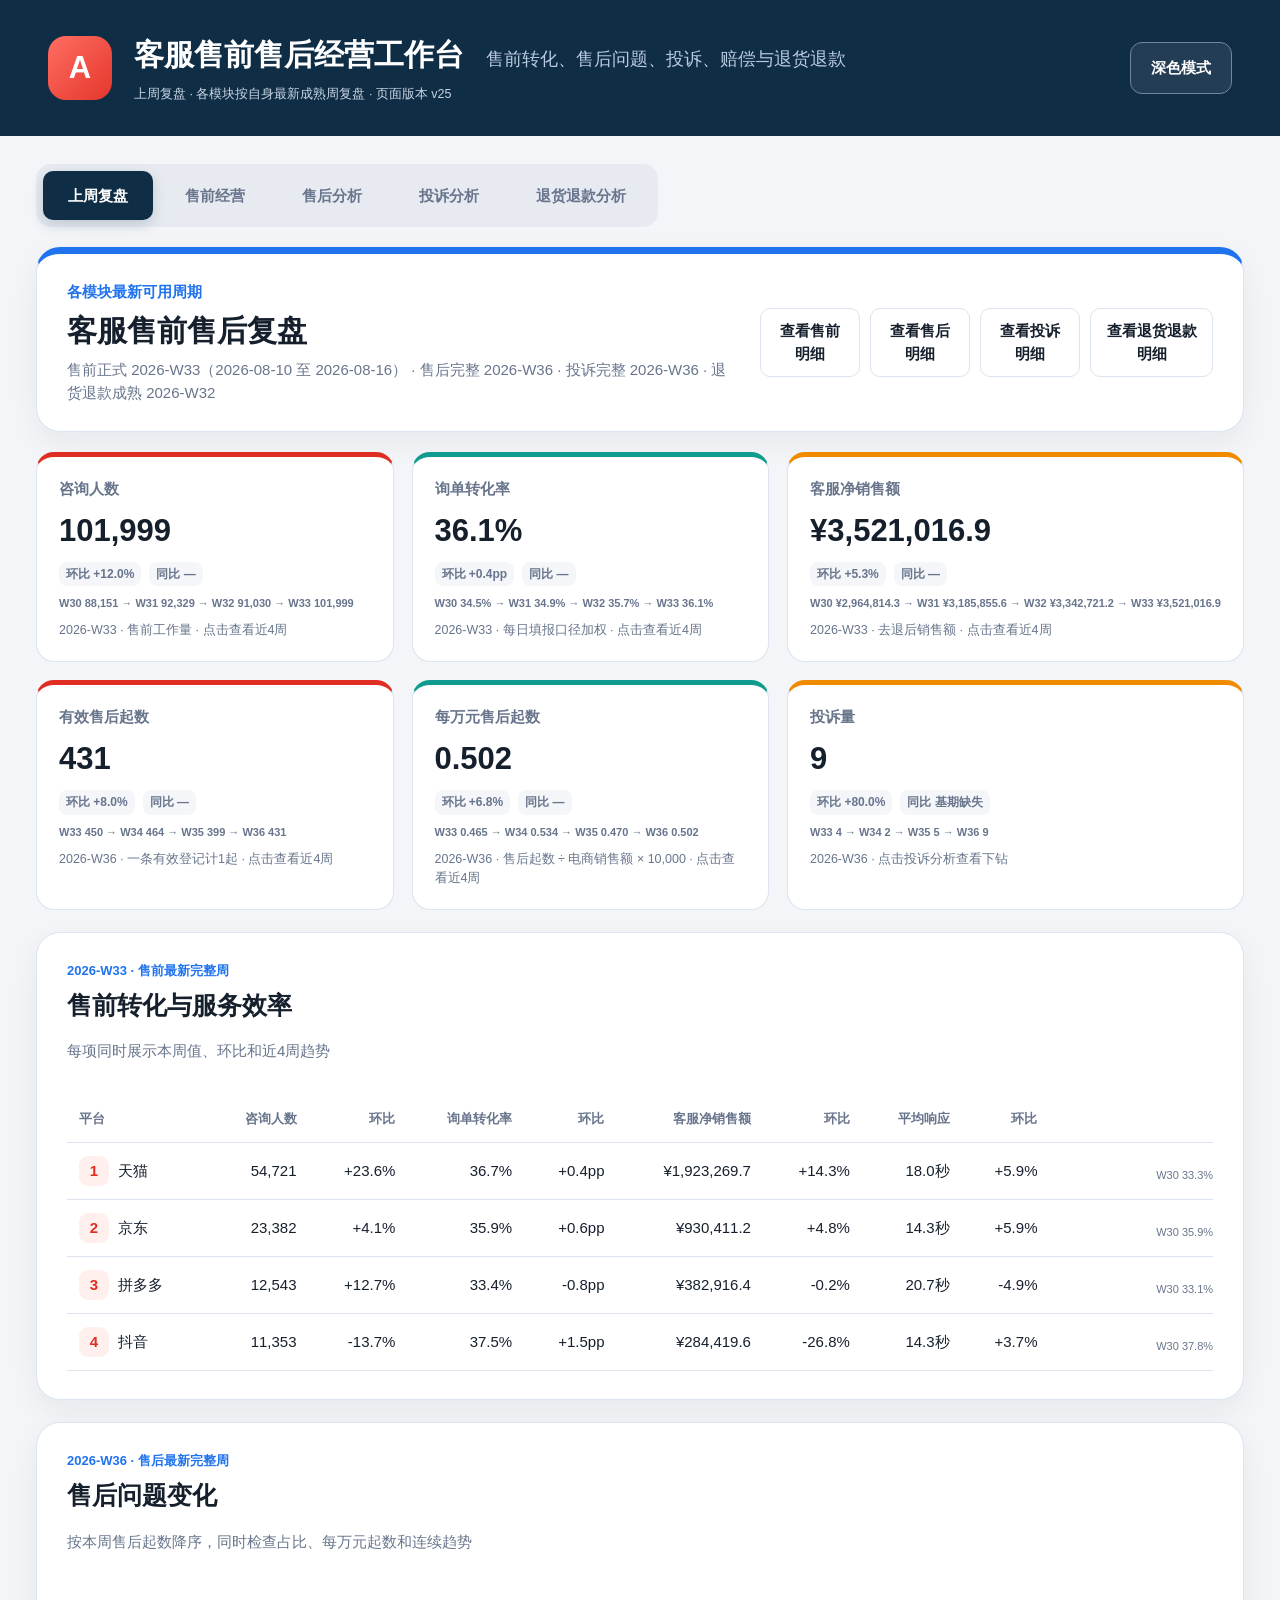
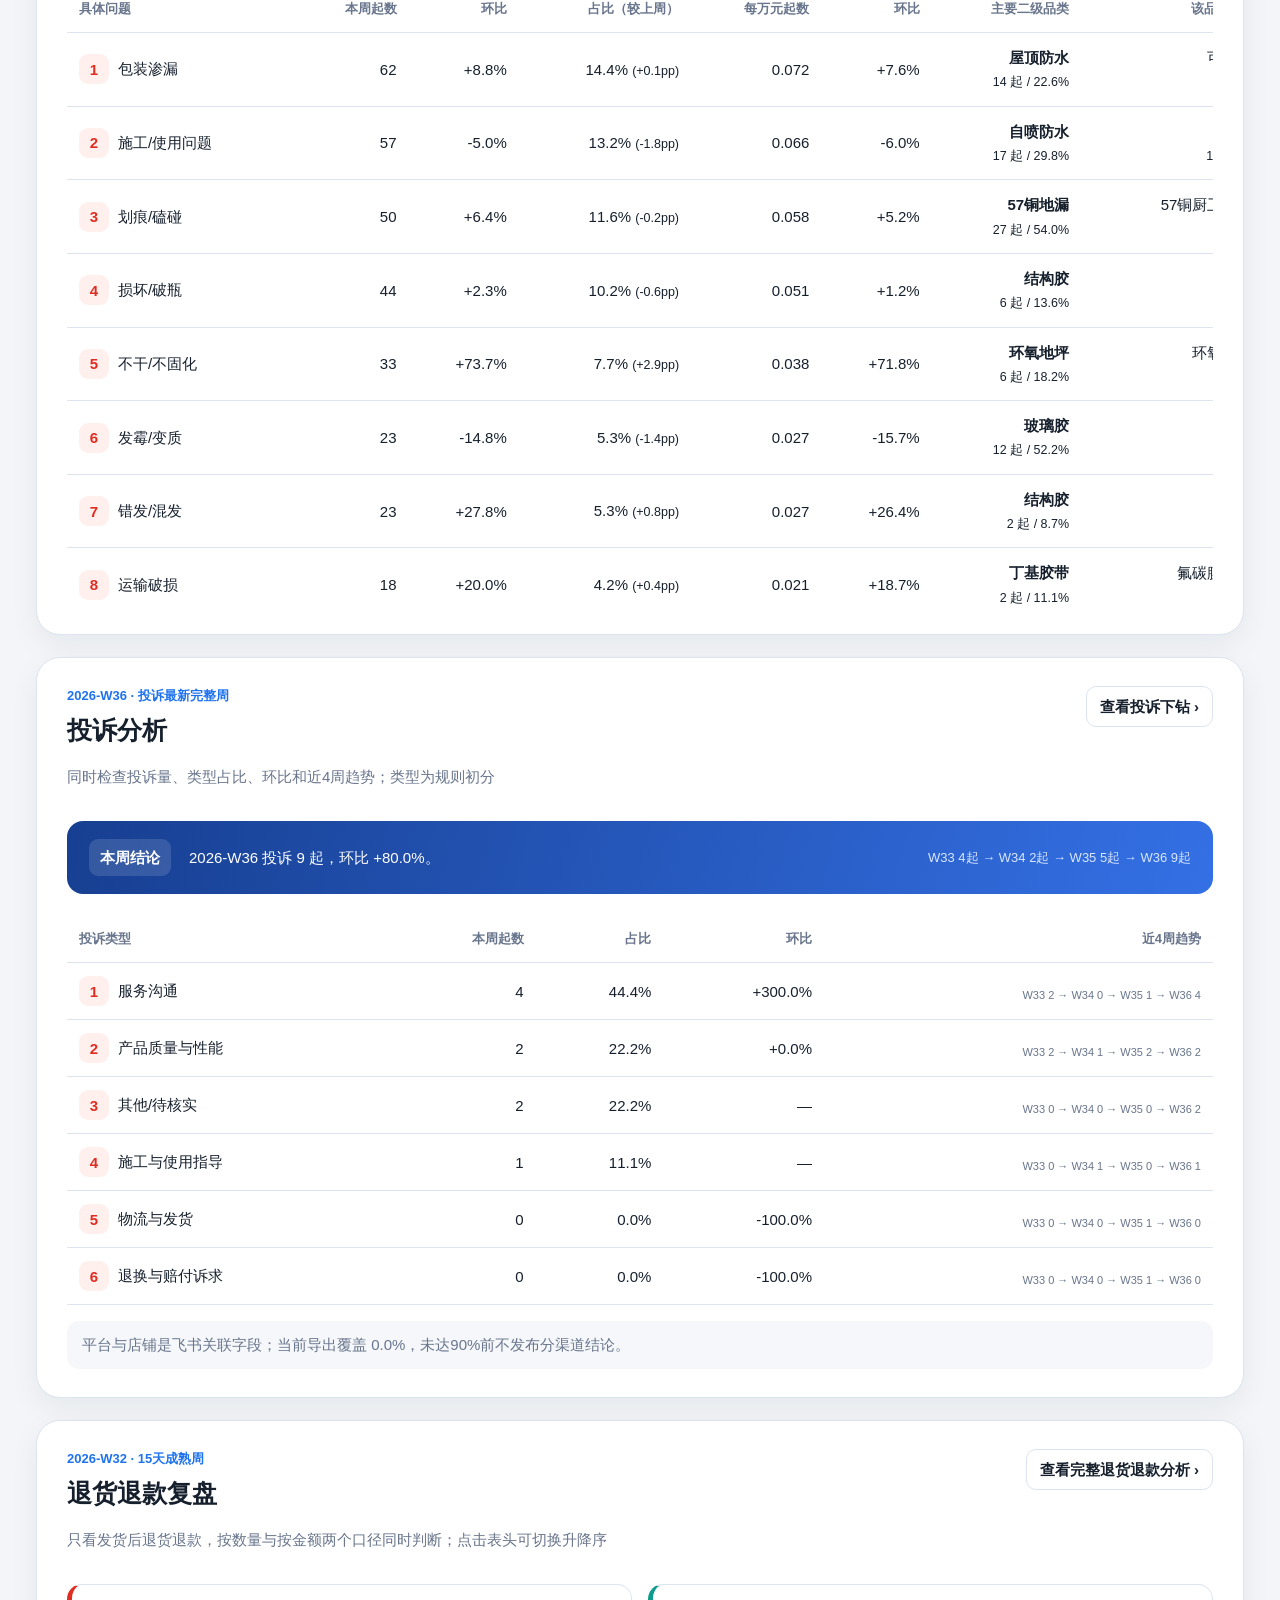
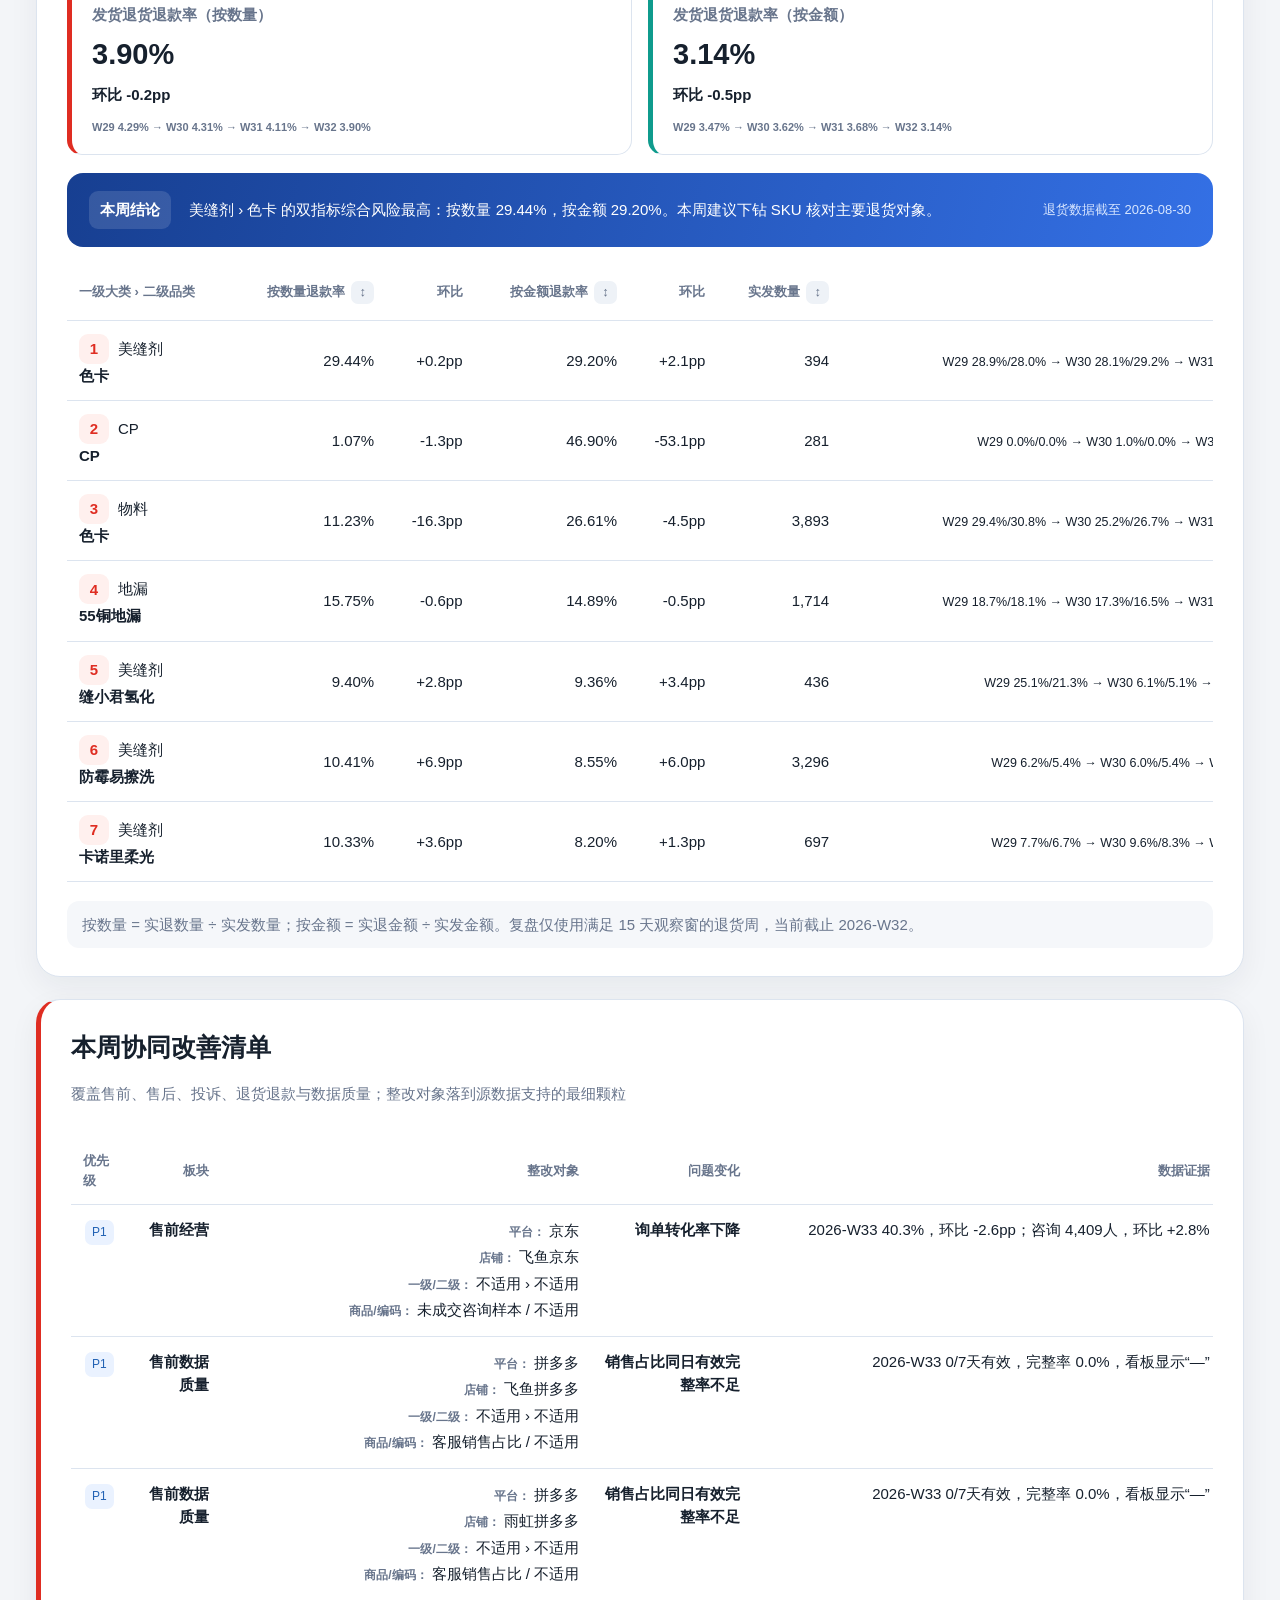
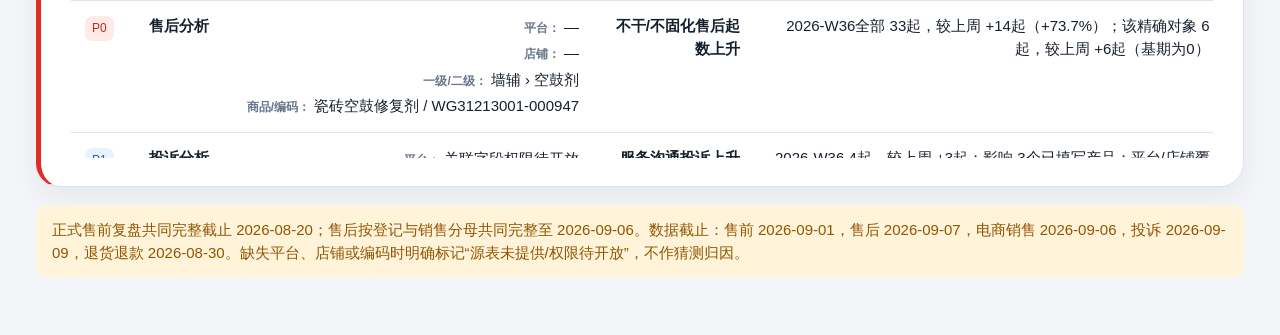
<file: customer-service-dashboard/index.html>
<!doctype html>
<html lang="zh-CN">
<head>
  <meta charset="utf-8">
  <meta name="viewport" content="width=device-width,initial-scale=1">
  <title>客服售前售后经营工作台</title>
  <link rel="stylesheet" href="../after-sales.css?v=20260910-3">
</head>
<body>
  <header class="hero">
    <div class="brand"><span class="logo">A</span><div><h1>客服售前售后经营工作台</h1><p>售前转化、售后问题、投诉、赔偿与退货退款</p><small id="dataStatus">数据加载中…</small></div></div>
    <button id="themeBtn" class="ghost">深色模式</button>
  </header>

  <main>
    <div class="workspace-switch" aria-label="工作台切换">
      <button data-workspace="weekly" class="active">上周复盘</button>
      <button data-workspace="pre">售前经营</button>
      <button data-workspace="after">售后分析</button>
      <button data-workspace="complaint">投诉分析</button>
      <button data-workspace="returns">退货退款分析</button>
    </div>

    <section id="preSalesWorkspace" hidden>
      <section class="filters pre-filters panel">
        <label>开始周期<select id="preStart"></select></label>
        <span class="arrow">→</span>
        <label>结束周期<select id="preEnd"></select></label>
        <label>平台<select id="prePlatform"></select></label>
        <label>店铺<select id="preShop"></select></label>
        <div class="period-switch" aria-label="售前趋势粒度">
          <button data-pre-grain="month" class="active">月度趋势</button><button data-pre-grain="week">最近4周</button>
        </div>
        <div class="pre-scope"><span>当前分析范围</span><strong id="preScope"></strong></div>
      </section>
      <nav class="pre-tabs" aria-label="售前分析模块">
        <button data-pre-page="analysis" class="active">售前经营分析</button>
        <button data-pre-page="audit">数据质量</button>
      </nav>
      <section id="preKpis" class="kpis"></section>
      <section id="preDashboardBody"></section>
    </section>

    <section id="weeklyReviewWorkspace">
      <section id="weeklyReviewBody"></section>
    </section>

    <section id="afterSalesWorkspace" hidden>
    <section class="filters panel">
      <label>平台<select id="afterPlatform"><option value="">全部平台</option></select></label>
      <label>店铺<select id="afterShop"><option value="">全部店铺</option></select></label>
      <label>运营一级大类<div id="cat1Combo" class="combo"></div></label>
      <span class="arrow">›</span>
      <label>运营二级品类<div id="cat2Combo" class="combo"></div></label>
      <span class="arrow">›</span>
      <label>具体问题<select id="issueSelect"></select></label>
      <div class="period-switch" aria-label="趋势粒度">
        <button data-grain="month" class="active">月度趋势</button><button data-grain="week">最近4周</button>
      </div>
      <label>时间范围<select id="rangeSelect"></select></label>
    </section>

    <nav class="tabs" aria-label="分析模块">
      <button data-module="cause" class="active">售后原因分析</button>
      <button data-module="rate">品类售后负担</button>
      <button data-module="comp">赔偿分析</button>
      <button data-module="action">行动清单</button>
    </nav>

    <section id="kpis" class="kpis"></section>
    <section id="dashboardBody"></section>
    </section>

    <section id="complaintWorkspace" hidden>
      <section class="filters complaint-filters panel">
        <label>平台<select id="complaintPlatform"><option value="">全部平台</option></select></label>
        <label>店铺<select id="complaintShop"><option value="">全部店铺</option></select></label>
        <div class="period-switch" aria-label="投诉趋势粒度">
          <button data-complaint-grain="month">月度趋势</button><button data-complaint-grain="week" class="active">最近4周</button>
        </div>
        <div class="pre-scope"><span>当前分析范围</span><strong id="complaintScope">正在加载投诉数据…</strong></div>
      </section>
      <section id="complaintKpis" class="complaint-kpis"></section>
      <section id="complaintDashboardBody"></section>
    </section>

    <section id="returnRefundWorkspace" hidden>
      <section class="filters return-filters panel">
        <label>开始周期<select id="returnStart"></select></label>
        <span class="arrow">→</span>
        <label>结束周期<select id="returnEnd"></select></label>
        <label>平台<select id="returnPlatform"></select></label>
        <label>店铺<select id="returnShop"></select></label>
        <label>运营一级大类<div id="returnCat1Combo" class="combo"></div></label>
        <span class="arrow">›</span>
        <label>运营二级品类<div id="returnCat2Combo" class="combo"></div></label>
        <div class="period-switch" aria-label="退货退款趋势粒度">
          <button data-return-grain="month" class="active">月度趋势</button><button data-return-grain="week">最近4周</button>
        </div>
        <div id="returnScope" class="pre-scope"></div>
      </section>
      <section id="returnKpis" class="return-kpis"></section>
      <section id="returnDashboardBody"></section>
    </section>
  </main>

  <div id="tooltip" class="tooltip" role="tooltip"></div>
  <script src="../data/pre-sales-data.js?v=20260910-3"></script>
  <script src="../data/return-refund-summary-data.js?v=20260910-3"></script>
  <script src="../data/complaint-data.js?v=20260910-3"></script>
  <script src="../dashboard-modal.js?v=20260910-3"></script>
  <script src="../weekly-review.js?v=20260910-3"></script>
  <script src="../complaint.js?v=20260910-3"></script>
  <script src="../pre-sales.js?v=20260910-3"></script>
</body>
</html>
</file>
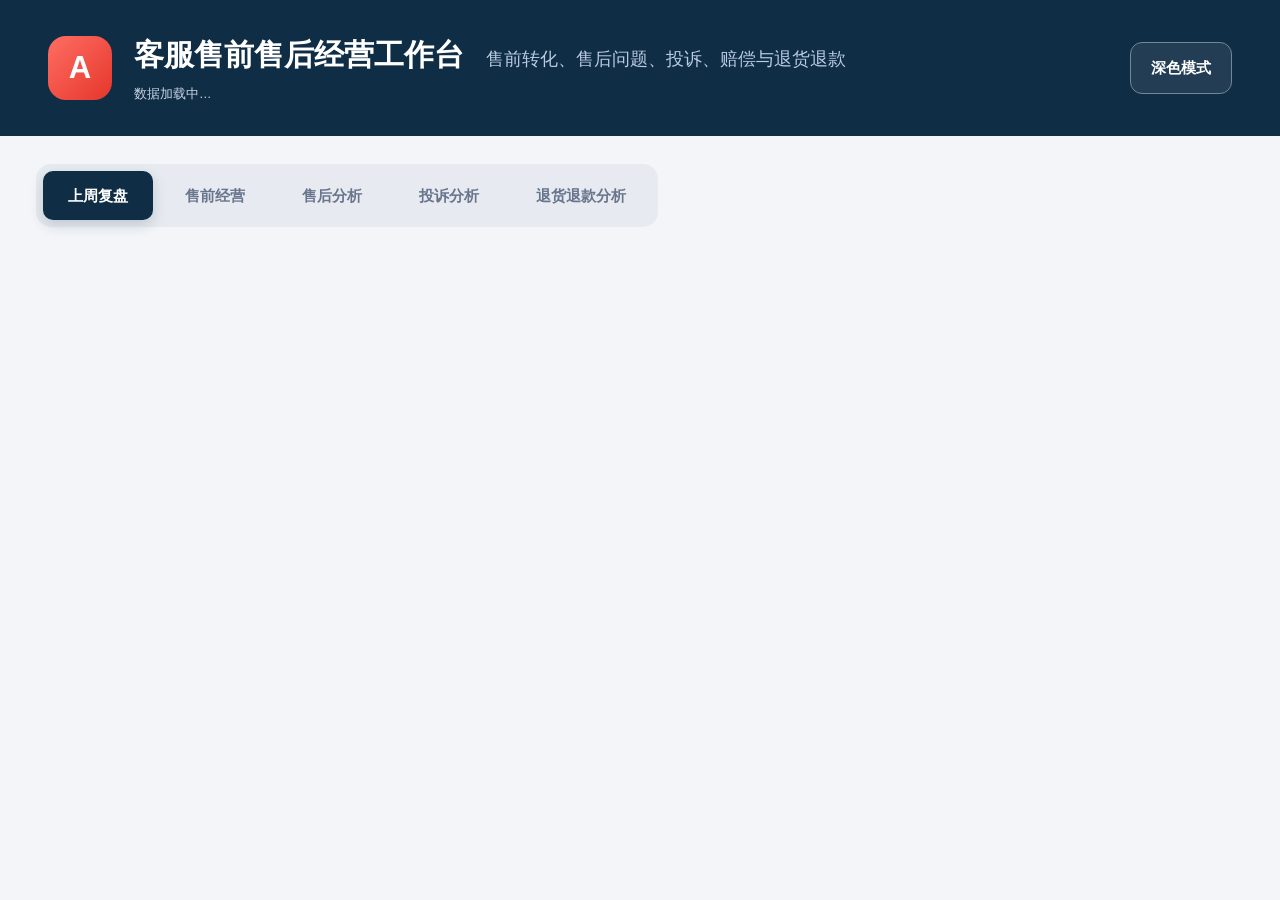
<file: after-sales-dashboard.html>
<!doctype html><html lang="zh-CN"><head><meta charset="utf-8"><meta http-equiv="refresh" content="0;url=customer-service-dashboard/"><title>正在跳转</title></head><body><p><a href="customer-service-dashboard/">进入客服售后分析工作台</a></p></body></html>
</file>
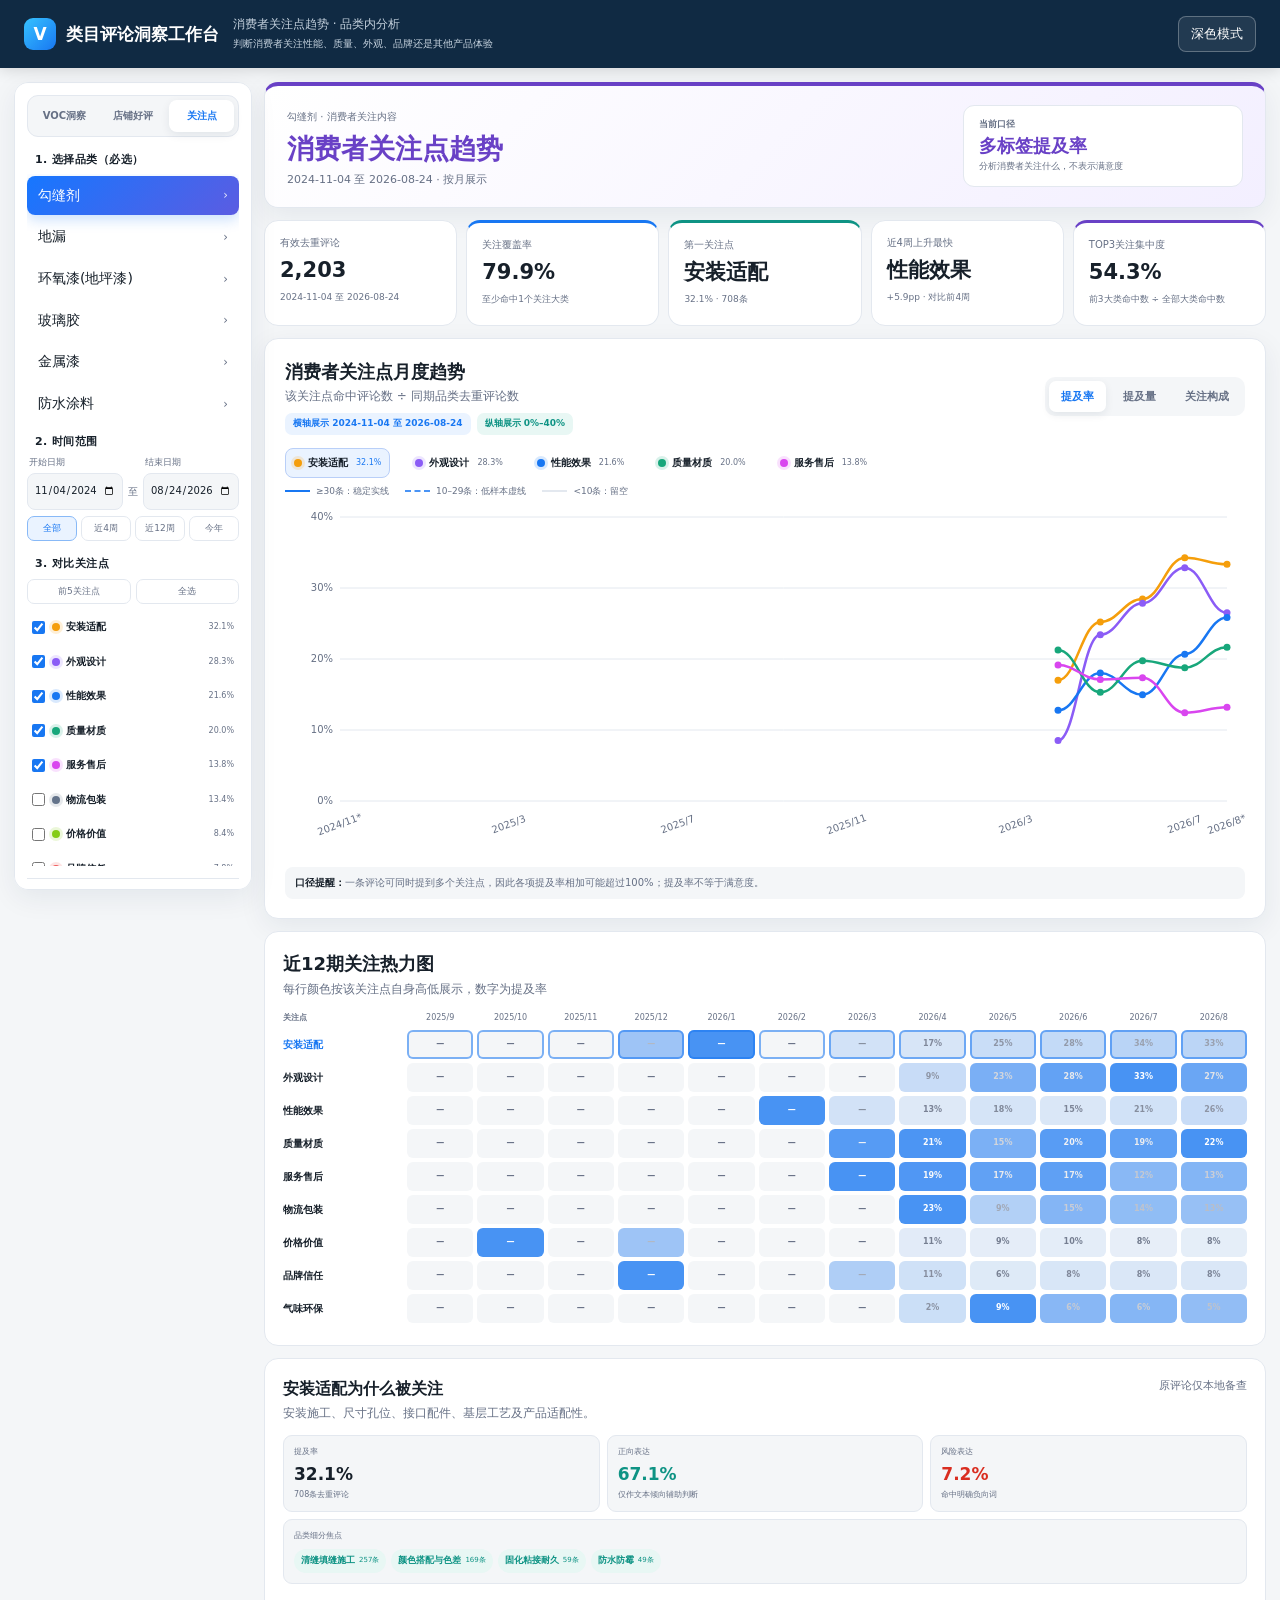
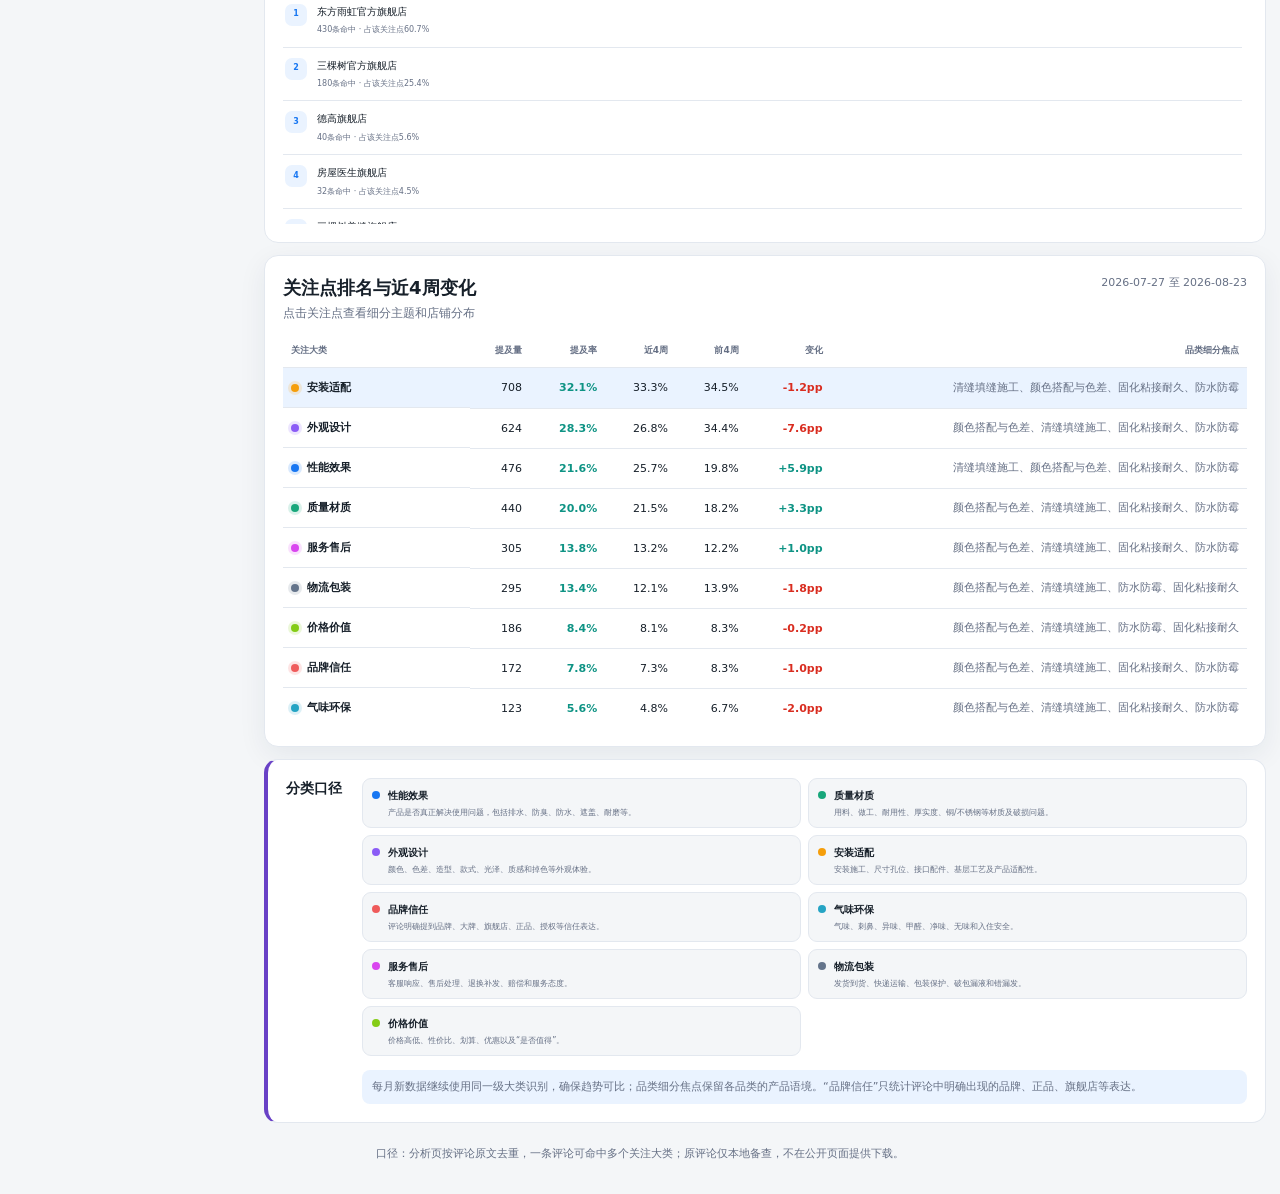
<file: attention-dashboard.html>
<!doctype html>
<html lang="zh-CN">
<head>
<meta charset="utf-8">
<meta name="viewport" content="width=device-width,initial-scale=1">
<title>消费者关注点趋势</title>
<link rel="icon" href="data:,">
<link rel="stylesheet" href="styles.css?v=20260821-6">
</head>
<body>
<div class="shell">
  <header class="topbar"><div class="brand"><span class="brand-mark">V</span>类目评论洞察工作台</div><div class="source">消费者关注点趋势 · 品类内分析<br><small>判断消费者关注性能、质量、外观、品牌还是其他产品体验</small></div><div class="top-actions"><button type="button" class="ghost" id="themeBtn" aria-label="切换深浅色">深色模式</button></div></header>
  <main class="main">
    <div class="category-shell attention-shell">
      <aside class="card category-sidebar"><div id="attentionSidebar"><div class="loading-lines"><i></i><i></i><i></i></div></div></aside>
      <div id="attentionDetail"><section class="card load-state" role="status"><div class="loader"></div><h2>正在加载消费者关注点</h2><p>正在匹配当前品类的关注大类与细分焦点。</p></section></div>
    </div>
    <div class="footer">口径：分析页按评论原文去重，一条评论可命中多个关注大类；原评论仅本地备查，不在公开页面提供下载。</div>
  </main>
</div>
<script>window.__VOC_MANIFEST_ERROR__=false</script>
<script src="data/manifest.js?v=20260825-2" defer onerror="window.__VOC_MANIFEST_ERROR__=true"></script>
<script src="app.js?v=20260825-2" defer></script>
<script src="attention.js?v=20260825-2" defer></script>
</body>
</html>
</file>
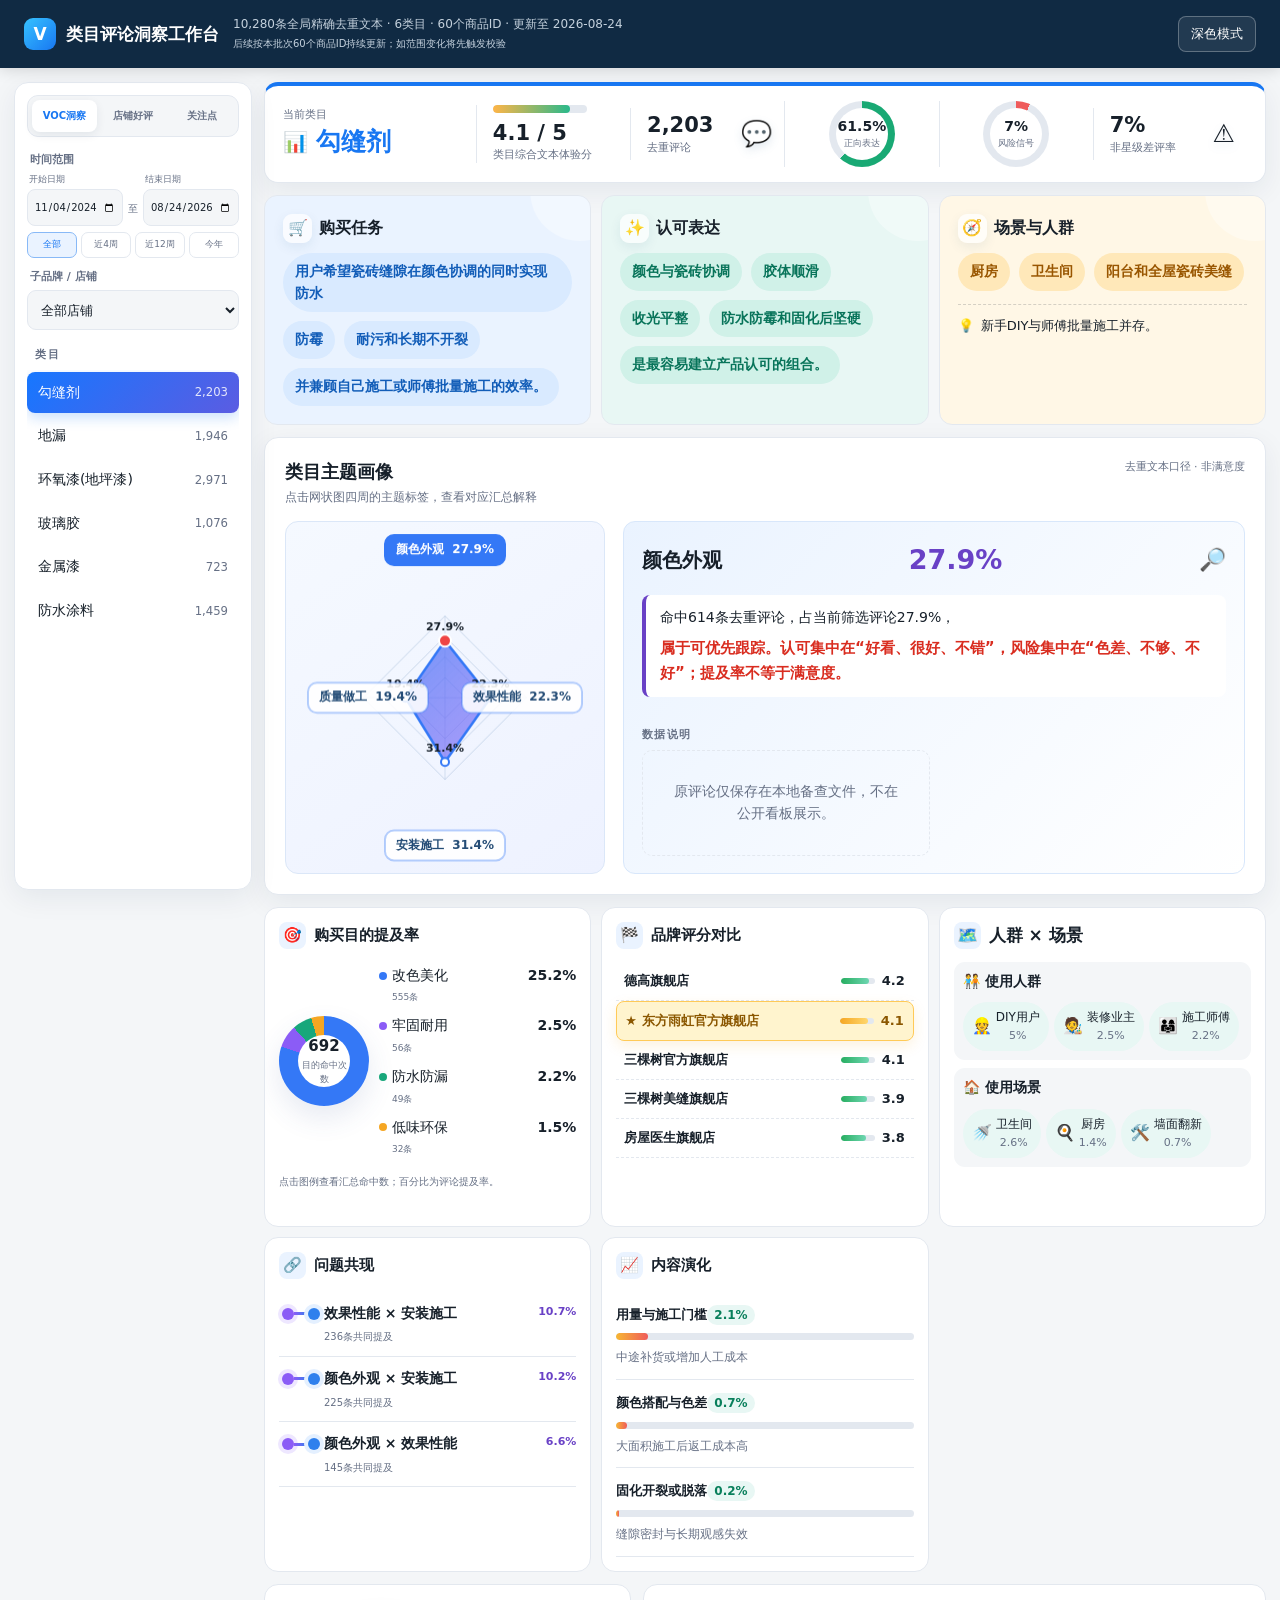
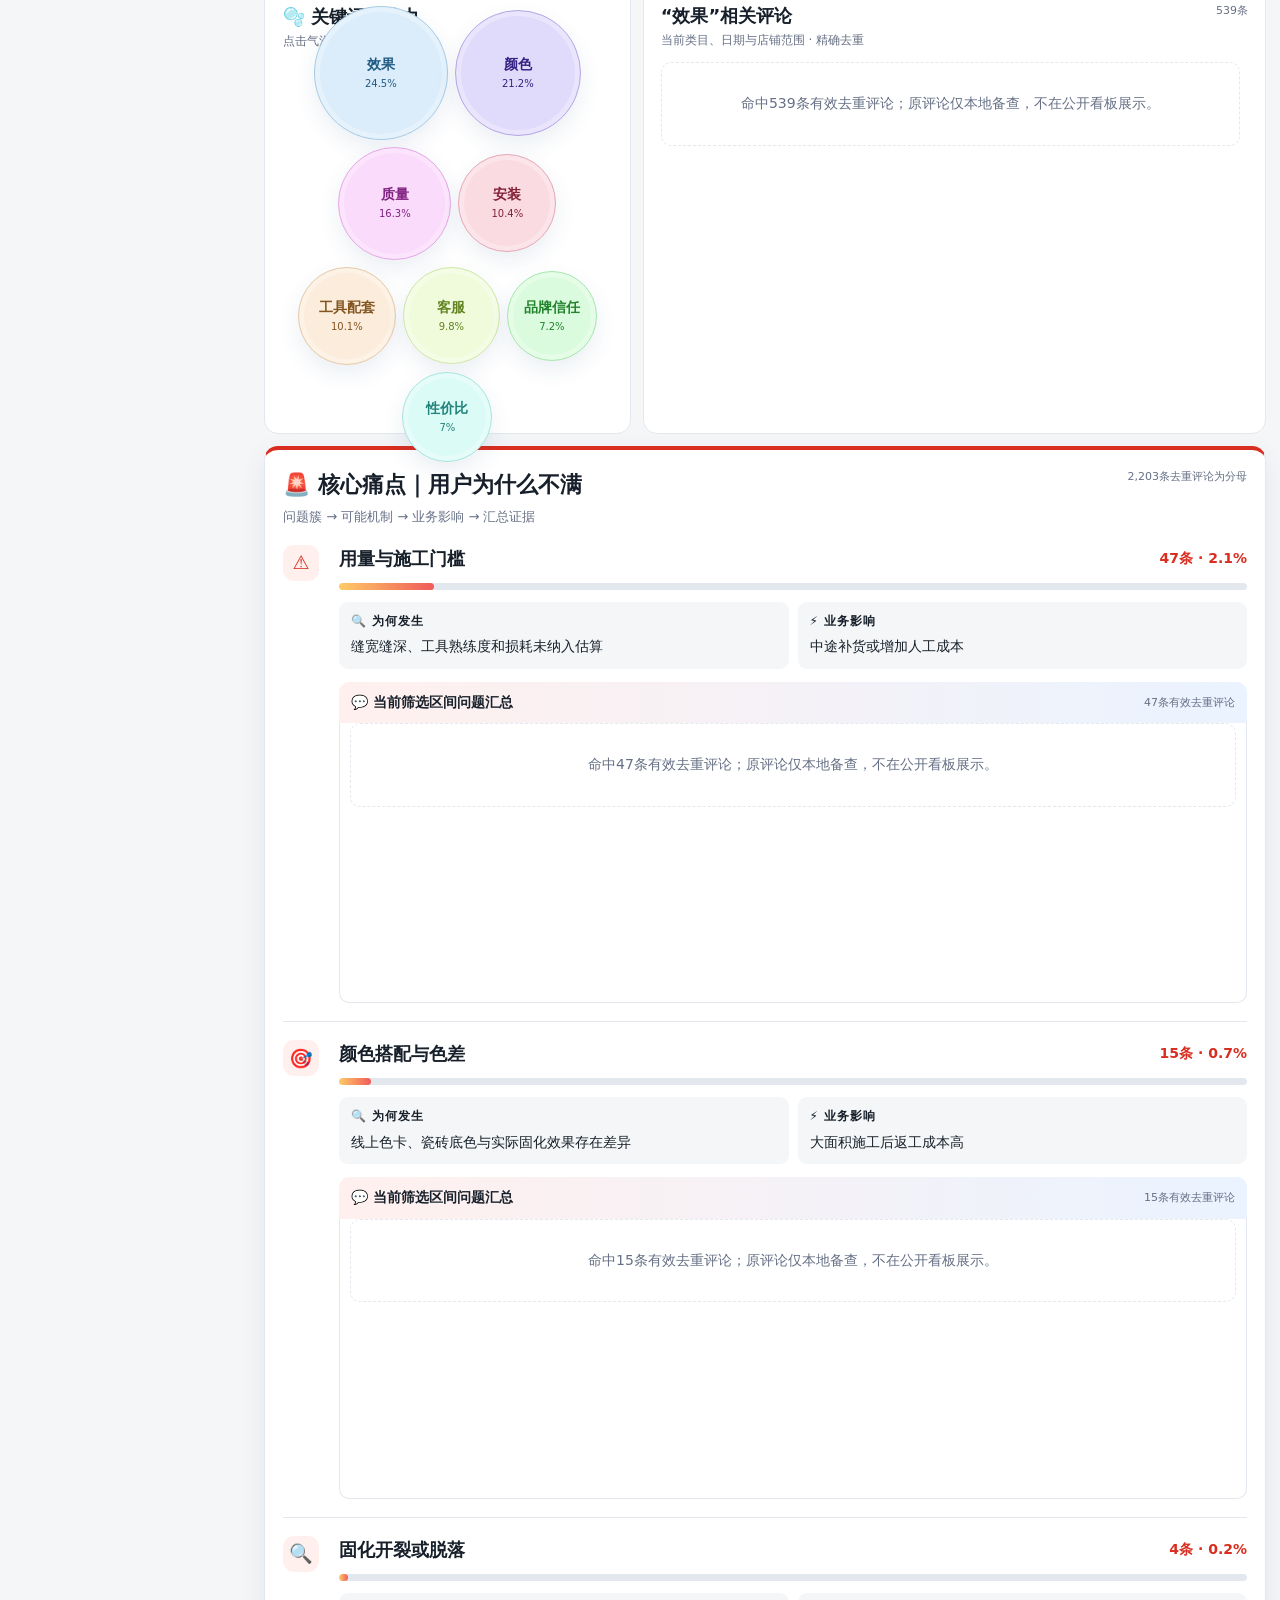
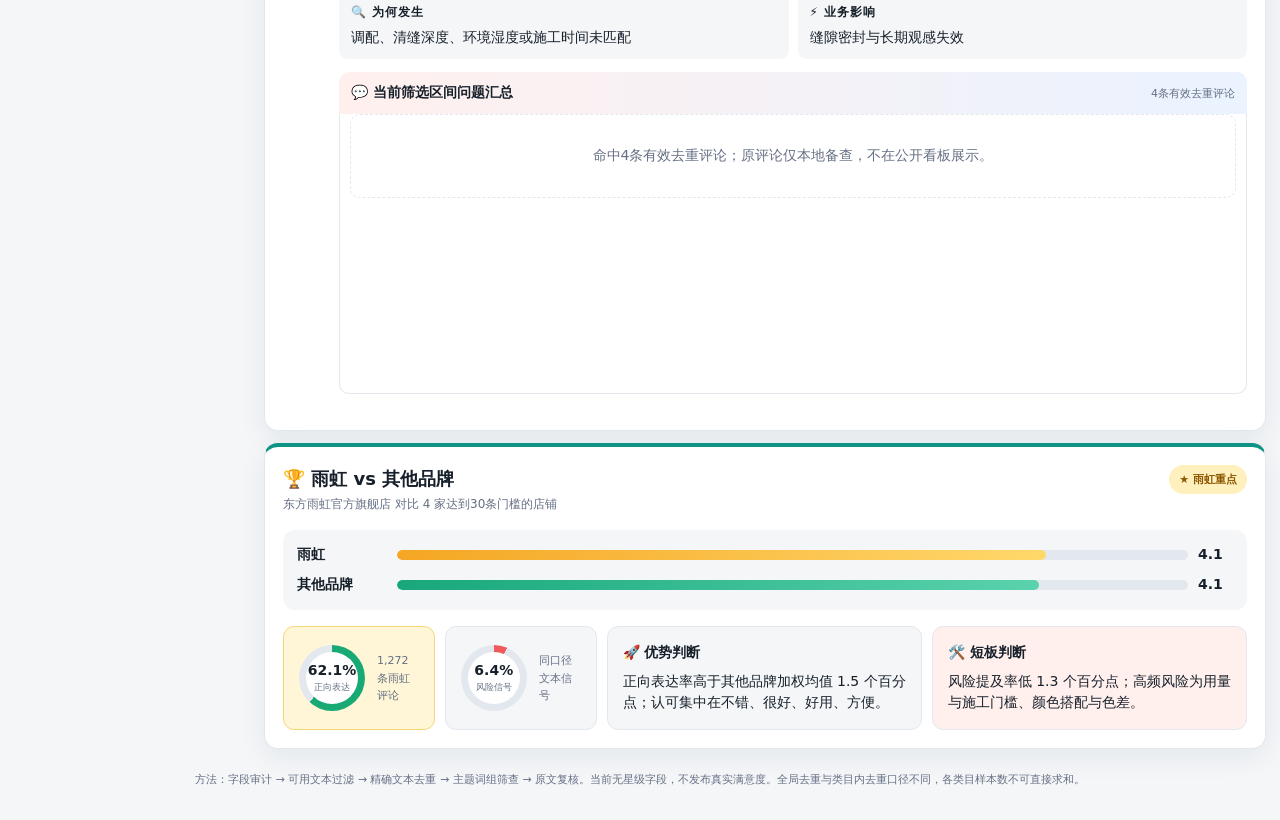
<file: dashboard-v3.html>
<!doctype html>
<html lang="zh-CN">
<head>
<meta charset="utf-8">
<meta name="viewport" content="width=device-width,initial-scale=1">
<title>产品评论 VOC 决策看板</title>
<link rel="icon" href="data:,">
<link rel="stylesheet" href="styles.css?v=20260821-6">
</head>
<body>
<div class="shell">
  <header class="topbar"><div class="brand"><span class="brand-mark">V</span>类目评论洞察工作台</div><div class="source">19,867条全局精确去重文本 · 12类目 · 更新至 2026-08-19<br><small>本批次已覆盖当前可抓取的全部类目；后续部分类目可能不再更新</small></div><div class="top-actions"><button type="button" class="ghost" id="themeBtn" aria-label="切换深浅色">深色模式</button></div></header>
  <div class="layout">
<main class="main">
<section id="view-category">
        <div class="category-shell"><aside class="card category-sidebar"><div id="sidebarFilters"></div><div class="sidebar-label">类目</div><div class="category-list" id="categoryList"><div class="loading-lines" aria-hidden="true"><i></i><i></i><i></i><i></i></div></div></aside><div id="categoryDetail"><section class="card load-state" id="loadState" role="status"><div class="loader" aria-hidden="true"></div><h2>正在加载评论分析数据</h2><p>首次打开需要下载分析数据，请稍候。</p></section></div></div>
      </section>
<div class="footer">方法：字段审计 → 可用文本过滤 → 精确文本去重 → 主题词组筛查 → 原文复核。当前无星级字段，不发布真实满意度。全局去重与类目内去重口径不同，各类目样本数不可直接求和。</div>
    </main>
  </div>
</div>
<script>window.__VOC_MANIFEST_ERROR__=false</script>
<script src="data/manifest.js?v=20260825-2" defer onerror="window.__VOC_MANIFEST_ERROR__=true"></script>
<script src="app.js?v=20260825-2" defer></script>
<script src="app-v2.js?v=20260825-2" defer></script>
</body>
</html>
</file>
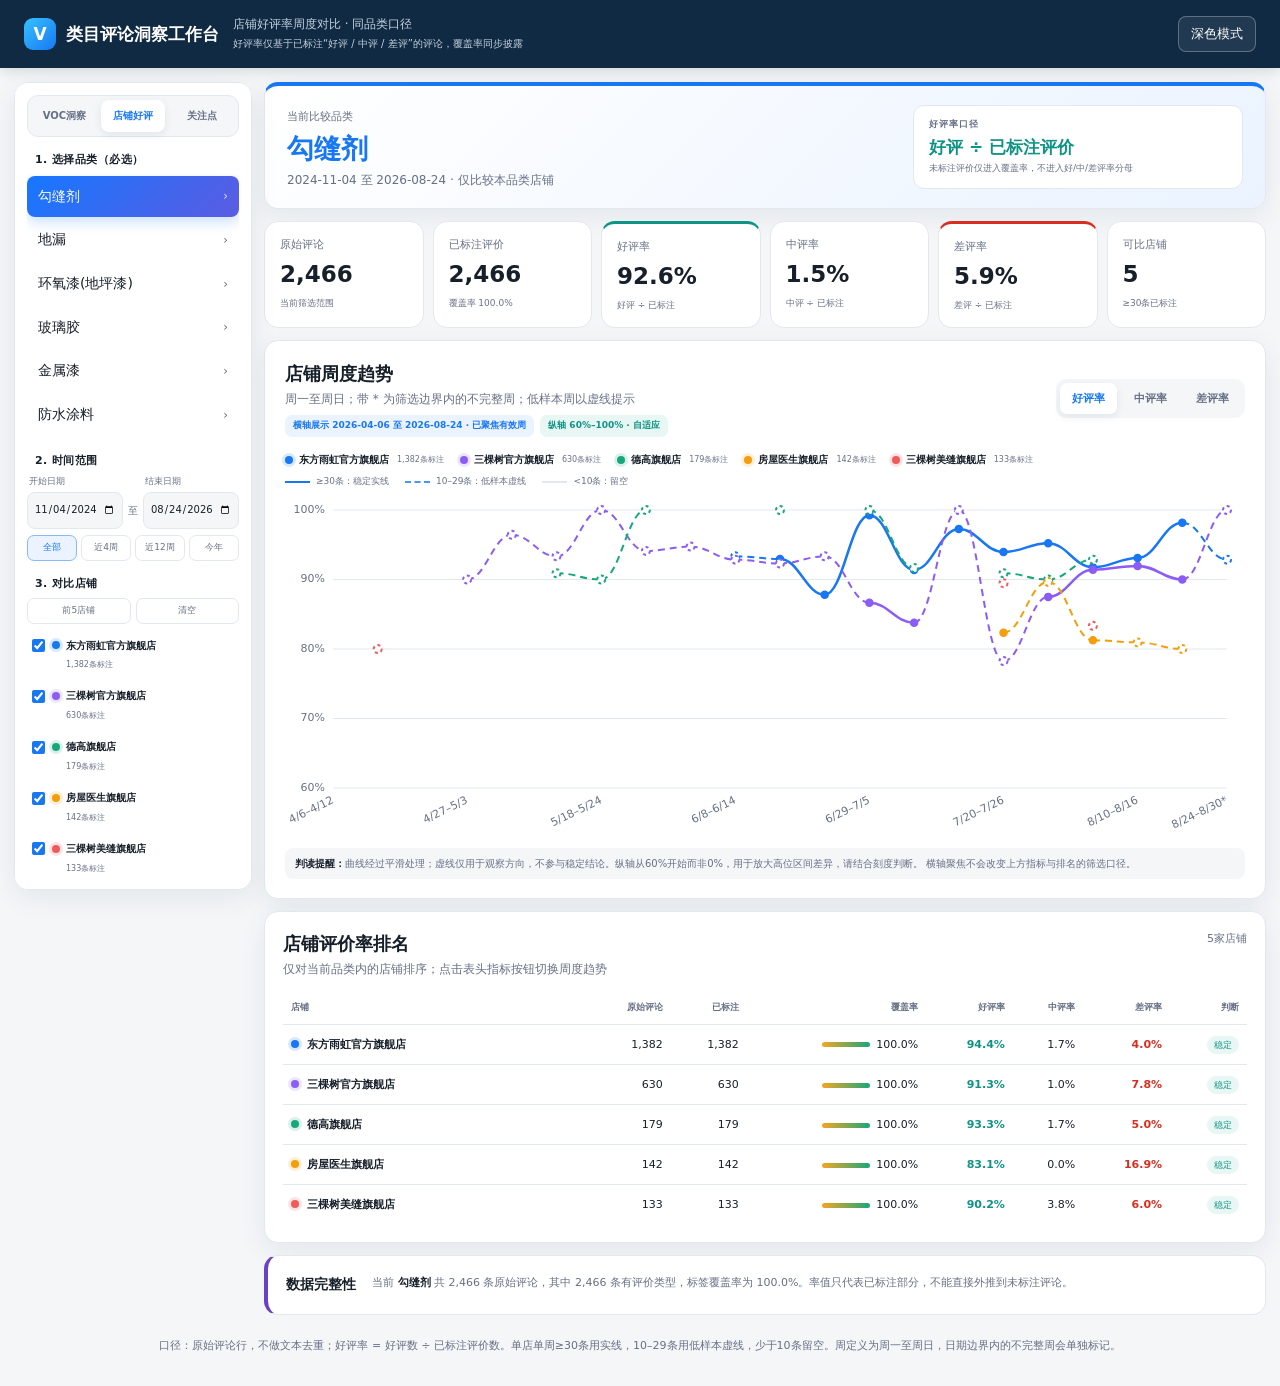
<file: rating-dashboard.html>
<!doctype html>
<html lang="zh-CN">
<head>
<meta charset="utf-8">
<meta name="viewport" content="width=device-width,initial-scale=1">
<title>店铺好评率周度对比</title>
<link rel="icon" href="data:,">
<link rel="stylesheet" href="styles.css?v=20260821-6">
</head>
<body>
<div class="shell">
  <header class="topbar"><div class="brand"><span class="brand-mark">V</span>类目评论洞察工作台</div><div class="source">店铺好评率周度对比 · 同品类口径<br><small>好评率仅基于已标注“好评 / 中评 / 差评”的评论，覆盖率同步披露</small></div><div class="top-actions"><button type="button" class="ghost" id="themeBtn" aria-label="切换深浅色">深色模式</button></div></header>
  <main class="main">
    <div class="category-shell rating-shell">
      <aside class="card category-sidebar"><div id="ratingSidebar"><div class="loading-lines"><i></i><i></i><i></i></div></div></aside>
      <div id="ratingDetail"><section class="card load-state" role="status"><div class="loader"></div><h2>正在加载店铺评价数据</h2></section></div>
    </div>
    <div class="footer">口径：原始评论行，不做文本去重；好评率 = 好评数 ÷ 已标注评价数。单店单周≥30条用实线，10–29条用低样本虚线，少于10条留空。周定义为周一至周日，日期边界内的不完整周会单独标记。</div>
  </main>
</div>
<script>window.__VOC_MANIFEST_ERROR__=false</script>
<script src="data/manifest.js?v=20260825-2" defer onerror="window.__VOC_MANIFEST_ERROR__=true"></script>
<script src="app.js?v=20260825-2" defer></script>
<script src="ratings.js?v=20260825-2" defer></script>
</body>
</html>
</file>
<file: after-sales.css>
:root{--bg:#f3f5f8;--panel:#fff;--text:#16202d;--muted:#68758c;--line:#dce4ef;--red:#df2d22;--red2:#ff7c73;--green:#0f9b8d;--blue:#1f73ef;--orange:#f08b00;--navy:#102d46;--shadow:0 10px 30px rgba(22,32,45,.06)}
*{box-sizing:border-box}body{margin:0;background:var(--bg);color:var(--text);font:15px/1.55 -apple-system,BlinkMacSystemFont,"Segoe UI","Microsoft YaHei",sans-serif}button,select,input{font:inherit;color:inherit}button{cursor:pointer}.hero{min-height:136px;background:var(--navy);color:#fff;display:flex;align-items:center;justify-content:space-between;padding:30px 48px}.brand{display:flex;gap:22px;align-items:center}.logo{display:grid;place-items:center;width:64px;height:64px;border-radius:18px;background:linear-gradient(135deg,#ff6e63,#e5362b);font-size:31px;font-weight:800}.hero h1{display:inline;margin:0 22px 0 0;font-size:30px}.hero p{display:inline;color:#b9cce1;font-size:18px}.hero small{display:block;color:#c7d5e4;margin-top:7px}.ghost{border:1px solid #71879a;background:rgba(255,255,255,.08);border-radius:12px;color:#fff;padding:13px 20px;font-weight:700}main{padding:28px 36px 48px;max-width:1900px;margin:auto}.panel,.card{background:var(--panel);border:1px solid var(--line);border-radius:24px;box-shadow:var(--shadow)}.filters{border-top:7px solid var(--red);display:grid;grid-template-columns:minmax(210px,1fr) 24px minmax(210px,1fr) 24px minmax(210px,1fr) auto minmax(220px,1.1fr);gap:16px;align-items:end;padding:24px 28px}.filters label{color:var(--muted);font-weight:700}.filters select,.combo-display{width:100%;height:56px;border:1px solid var(--line);border-radius:12px;background:var(--panel);padding:0 18px;font-weight:700}.arrow{font-size:34px;color:var(--muted);align-self:end;height:55px}.period-switch{display:flex;background:#f0f2f5;padding:7px;border-radius:14px;height:56px}.period-switch button,.tabs button,.subtabs button{border:0;background:transparent;border-radius:10px;padding:0 17px;color:var(--muted);font-weight:800;white-space:nowrap}.period-switch button.active{background:#fff;color:var(--red);box-shadow:0 5px 12px #dfe3e9}.tabs,.subtabs{display:flex;gap:12px;margin:24px 8px}.tabs button,.subtabs button{padding:16px 28px}.tabs button.active,.subtabs button.active{background:var(--red);color:#fff}.kpis{display:grid;grid-template-columns:repeat(4,1fr);gap:18px;margin:0 0 24px}.kpi{background:var(--panel);border:1px solid var(--line);border-top:5px solid var(--red);border-radius:20px;padding:24px 28px;min-height:154px}.kpi:nth-child(2){border-top-color:var(--green)}.kpi:nth-child(3){border-top-color:var(--blue)}.kpi:nth-child(4){border-top-color:var(--orange)}.kpi .label{color:var(--muted);font-weight:700}.kpi strong{display:block;font-size:38px;margin:10px 0 2px}.kpi small{color:var(--muted)}.grid{display:grid;grid-template-columns:minmax(480px,.82fr) minmax(620px,1.18fr);gap:22px}.grid.equal{grid-template-columns:1fr 1fr}.card{padding:28px 30px;overflow:hidden}.card h2{font-size:25px;margin:0 0 6px}.card h3{font-size:20px;margin:0 0 22px}.subtitle,.note{color:var(--muted)}.section-head{display:flex;justify-content:space-between;align-items:flex-start;gap:16px;margin-bottom:18px}.back{border:1px solid var(--line);background:#fff;border-radius:10px;padding:8px 13px;font-weight:700}.legend{display:flex;gap:18px;justify-content:flex-end;flex-wrap:wrap;color:var(--muted);font-size:13px;margin:6px 0 10px}.legend i{display:inline-block;width:30px;border-top:4px solid var(--red);vertical-align:middle;margin-right:6px}.legend .green{border-color:var(--green);border-top-style:dashed}.chart-wrap{min-height:390px}.trend-svg{display:block;width:100%;height:auto;overflow:visible}.trend-svg text{font-family:inherit}.tooltip{position:fixed;z-index:99;pointer-events:none;display:none;background:#152133;color:#fff;border-radius:10px;padding:10px 12px;box-shadow:0 8px 26px rgba(0,0,0,.2);font-size:13px;max-width:240px}.toolbar{display:flex;gap:8px;align-items:center;flex-wrap:wrap}.sort-btn{border:1px solid var(--line);background:#fff;border-radius:9px;padding:7px 10px;color:var(--muted);font-weight:700}.sort-btn.active{border-color:var(--red);color:var(--red);background:#fff4f2}.table-wrap{overflow:auto;max-height:720px}table{width:100%;border-collapse:collapse;min-width:720px}th,td{padding:13px 12px;border-bottom:1px solid var(--line);text-align:right;vertical-align:middle}th{position:sticky;top:0;background:var(--panel);z-index:1;color:var(--muted);font-size:13px}th:first-child,td:first-child{text-align:left}.rank{display:inline-grid;place-items:center;width:30px;height:30px;background:#fff0ee;color:var(--red);border-radius:9px;margin-right:9px;font-weight:800}.bar{height:9px;border-radius:9px;background:#e5eaf1;overflow:hidden;min-width:100px}.bar i{display:block;height:100%;background:linear-gradient(90deg,var(--red),var(--red2));border-radius:9px}.good{color:var(--green);font-weight:800}.bad{color:var(--red);font-weight:800}.pill{display:inline-block;border-radius:99px;background:#e7f6f3;color:var(--green);padding:4px 9px;font-weight:800;white-space:nowrap}.tag{display:inline-block;border-radius:7px;background:#fff1d8;color:#9a5b00;padding:3px 7px;font-size:12px;margin:2px}.tag.red{background:#ffeae8;color:#bd291f}.tag.blue{background:#eaf2ff;color:#2262b4}.drill{border:0;background:#eef4ff;color:#236bce;border-radius:9px;padding:7px 10px;font-weight:800}.notice{margin-top:18px;border-radius:12px;background:#fff4d9;color:#915400;padding:13px 16px}.muted-box{background:#f5f7fa;color:var(--muted);border-radius:12px;padding:12px 15px;margin-top:16px}.combo{position:relative}.combo-display{display:flex;align-items:center;justify-content:space-between;cursor:pointer;color:var(--text);margin-top:8px}.combo-menu{display:none;position:absolute;top:68px;left:0;right:0;z-index:30;background:#fff;border:1px solid var(--line);border-radius:12px;box-shadow:0 15px 34px rgba(0,0,0,.16);padding:10px}.combo.open .combo-menu{display:block}.combo-menu input{width:100%;height:42px;border:1px solid var(--line);border-radius:9px;padding:0 12px}.combo-options{max-height:270px;overflow:auto;margin-top:8px}.combo-option{display:block;width:100%;text-align:left;border:0;background:#fff;padding:9px 10px;border-radius:7px}.combo-option:hover,.combo-option.active{background:#fff1ef;color:var(--red)}.action-card{border-left:5px solid var(--red)}.action-card.finance{border-left-color:var(--orange)}.priority{font-size:17px;font-weight:900;color:var(--red)}.click-row{cursor:pointer}.click-row:hover td{background:#fff8f7}.empty{padding:70px 20px;text-align:center;color:var(--muted)}.dark{--bg:#101820;--panel:#18232e;--text:#eff5fb;--muted:#a6b3c2;--line:#334353;--shadow:none}.dark .combo-menu,.dark .combo-option,.dark .back,.dark .sort-btn{background:var(--panel)}.dark .period-switch{background:#111a23}.dark .period-switch button.active{background:#263441}.dark .filters select,.dark .combo-display{background:var(--panel)}.dark th{background:var(--panel)}
[hidden]{display:none!important}.workspace-switch{display:inline-flex;gap:7px;background:#e7ebf1;border-radius:15px;padding:7px;margin:0 0 20px}.workspace-switch button{border:0;background:transparent;color:var(--muted);border-radius:10px;padding:13px 25px;font-weight:900}.workspace-switch button.active{background:var(--navy);color:#fff;box-shadow:0 5px 14px rgba(16,45,70,.18)}.pre-filters{grid-template-columns:minmax(240px,1fr) 24px minmax(240px,1fr) auto minmax(260px,1.15fr)}.pre-filters select{margin-top:8px}.pre-tabs{display:flex;gap:12px;margin:24px 8px;overflow:auto}.pre-tabs button{border:0;background:transparent;border-radius:10px;padding:16px 28px;color:var(--muted);font-weight:800;white-space:nowrap}.pre-tabs button.active{background:var(--red);color:#fff}.manager-insight{margin-top:22px;border-left:5px solid var(--blue)}.manager-insight ul{margin:14px 0 0;padding-left:22px}.manager-insight li{margin:8px 0}.dark .workspace-switch{background:#111a23}.dark .workspace-switch button.active{background:#263b50}
@media(max-width:1200px){.filters{grid-template-columns:1fr 20px 1fr 20px 1fr}.pre-filters{grid-template-columns:1fr 20px 1fr}.period-switch,.filters>label:last-child{grid-column:auto}.kpis{grid-template-columns:repeat(2,1fr)}.grid,.grid.equal{grid-template-columns:1fr}}
@media(max-width:760px){.hero{padding:22px}.hero p{display:block}.hero h1{font-size:23px}.ghost{display:none}main{padding:16px}.filters,.pre-filters{grid-template-columns:1fr}.arrow{display:none}.kpis{grid-template-columns:1fr}.card{padding:20px}.tabs{overflow:auto}.filters>.period-switch{grid-column:auto}.workspace-switch{display:flex}.workspace-switch button{flex:1;padding:12px}}
.tabs,.subtabs{position:relative;z-index:20;isolation:isolate}.tabs button,.subtabs button{position:relative;z-index:1;pointer-events:auto}.period-switch,.filters select,.combo{position:relative;z-index:21}
.loading-card{text-align:center;min-height:300px;display:grid;place-content:center;justify-items:center}.loading-dot{width:42px;height:42px;border:5px solid #ffd7d3;border-top-color:var(--red);border-radius:50%;animation:spin .8s linear infinite;margin-bottom:14px}@keyframes spin{to{transform:rotate(360deg)}}
.comp-filters{display:grid;grid-template-columns:repeat(5,minmax(150px,1fr));gap:14px;margin:0 0 22px;padding:20px 24px;background:var(--panel);border:1px solid var(--line);border-top:5px solid var(--orange);border-radius:20px;box-shadow:var(--shadow)}.comp-filters label{color:var(--muted);font-weight:800}.comp-filters select{display:block;width:100%;height:48px;margin-top:7px;padding:0 12px;border:1px solid var(--line);border-radius:10px;background:var(--panel);font-weight:700}.grid.comp-grid{grid-template-columns:1fr}.share-title{margin-top:26px!important}.share-svg{display:block;width:100%;height:auto;overflow:visible}.dark .comp-filters select{background:var(--panel)}
.comp-trend{min-height:300px}.audit-section{border-top:1px solid var(--line);margin-top:26px;padding-top:26px}.compact-empty{padding:32px 20px;background:#f7f9fb;border-radius:12px}.dark .compact-empty{background:#111a23}
.index-pill{display:inline-block;min-width:54px;text-align:center;border-radius:99px;background:#e7f6f3;color:var(--green);padding:4px 9px;font-weight:900}.index-pill.watch{background:#fff1d8;color:#a35f00}.index-pill.risk{background:#ffeae8;color:#bd291f}.imbalance-svg{display:block;width:100%;height:auto;overflow:visible}.imbalance-legend{text-align:right;color:var(--muted);font-size:13px;margin:-8px 0 8px}.imbalance-legend span{display:inline-block;width:10px;height:10px;border-radius:50%;margin:0 5px 0 14px}.risk-dot{background:var(--red)}.watch-dot{background:var(--orange)}.ok-dot{background:var(--green)}.action-table-section{border-top:1px solid var(--line);margin-top:28px;padding-top:28px}.share-title{display:flex;justify-content:space-between;gap:12px;color:var(--muted)}.share-title b{color:var(--text)}
.after-scope-strip{display:flex;align-items:center;justify-content:space-between;gap:22px;margin:0 0 16px;padding:16px 20px;border:1px solid var(--line);border-left:5px solid var(--blue);border-radius:15px;background:var(--panel)}.after-scope-strip span{display:block;color:var(--muted);font-size:12px;font-weight:800}.after-scope-strip strong{display:block;margin-top:3px;font-size:16px}.after-scope-strip small{color:var(--muted);text-align:right}.after-explain-grid{display:grid;grid-template-columns:repeat(4,1fr);gap:14px;margin:0 0 18px}.after-explain-grid article{min-height:128px;border:1px solid var(--line);border-radius:16px;background:var(--panel);padding:17px 19px}.after-explain-grid article:nth-child(1){border-top:4px solid var(--red)}.after-explain-grid article:nth-child(2){border-top:4px solid var(--green)}.after-explain-grid article:nth-child(3){border-top:4px solid var(--blue)}.after-explain-grid article:nth-child(4){border-top:4px solid var(--orange)}.after-explain-grid span{display:block;color:var(--muted);font-size:12px;font-weight:800}.after-explain-grid strong{display:block;margin:7px 0 5px;font-size:19px}.after-explain-grid small{display:block;color:var(--muted)}.after-conclusion{display:grid;grid-template-columns:auto minmax(260px,1fr) auto;align-items:center;gap:18px;margin:0 0 22px;padding:18px 22px;border-radius:16px;background:linear-gradient(105deg,#173f91,#3470e5);color:#fff}.after-conclusion strong{border-radius:9px;background:rgba(255,255,255,.14);padding:7px 11px;white-space:nowrap}.after-conclusion span{font-weight:700}.after-conclusion em{color:#d9e7ff;font-size:13px;font-style:normal;text-align:right}.burden-matrix-card{margin:0 0 22px}.burden-matrix-svg{display:block;width:100%;height:auto;overflow:visible}.burden-point{cursor:pointer}.burden-point:hover circle{stroke:var(--text);stroke-width:3}.burden-legend{display:flex;justify-content:flex-end;gap:18px;flex-wrap:wrap;margin:-8px 0 8px;color:var(--muted);font-size:12px}.burden-legend i{display:inline-block;width:10px;height:10px;border-radius:50%;margin-right:6px}.dark .after-scope-strip,.dark .after-explain-grid article{background:var(--panel)}
.review-head{display:flex;justify-content:space-between;align-items:center;gap:24px;padding:26px 30px;border-top:7px solid var(--blue);margin-bottom:20px}.review-head h2{font-size:30px;margin:4px 0}.review-head p{margin:0;color:var(--muted)}.review-eyebrow{color:var(--blue);font-weight:900}.review-actions{display:flex;gap:10px}.review-actions button{border:1px solid var(--line);background:var(--panel);border-radius:10px;padding:10px 15px;font-weight:800}.review-kpis{display:grid;grid-template-columns:repeat(3,1fr);gap:18px;margin-bottom:22px}.review-kpi{background:var(--panel);border:1px solid var(--line);border-top:5px solid var(--red);border-radius:18px;padding:20px 22px;min-height:180px}.review-kpi:nth-child(2),.review-kpi:nth-child(5){border-top-color:var(--green)}.review-kpi:nth-child(3),.review-kpi:nth-child(6){border-top-color:var(--orange)}.review-kpi>span{color:var(--muted);font-weight:800}.review-kpi strong{display:block;font-size:31px;margin:7px 0}.review-kpi small{display:block;color:var(--muted);margin-top:9px}.review-comp{display:flex;gap:8px;flex-wrap:wrap}.review-comp b{background:#f4f6f9;color:var(--muted);border-radius:8px;padding:3px 7px;font-size:12px}.mini-trend{display:block;color:var(--muted);font-size:11px;margin-top:9px;white-space:nowrap}.review-section{margin-top:22px}.review-section .table-wrap{max-height:620px}.review-notice{margin-bottom:10px}.dark .review-comp b{background:#111a23}.dark .review-actions button{background:var(--panel)}
.review-drill-value{cursor:pointer;transition:background .15s ease,transform .15s ease}.review-kpi.review-drill-value:hover{transform:translateY(-2px);box-shadow:0 13px 32px rgba(22,32,45,.1)}td.review-drill-value:hover{background:#fff5f3}.dark td.review-drill-value:hover{background:#23303d}
.modal-open{overflow:hidden}.dashboard-modal{position:fixed;inset:0;z-index:200;background:rgba(10,24,38,.58);display:grid;place-items:center;padding:30px}.dashboard-modal-dialog{width:min(1180px,96vw);max-height:90vh;overflow:hidden;background:var(--panel);border:1px solid var(--line);border-radius:22px;box-shadow:0 28px 80px rgba(0,0,0,.28);display:flex;flex-direction:column}.dashboard-modal-head{display:flex;justify-content:space-between;align-items:flex-start;gap:20px;padding:24px 28px;border-bottom:1px solid var(--line)}.dashboard-modal-head h2{margin:0;font-size:25px}.dashboard-modal-head p{margin:5px 0 0;color:var(--muted)}.dashboard-modal-close{flex:0 0 auto;width:42px;height:42px;border:1px solid var(--line);border-radius:50%;background:var(--panel);font-size:28px;line-height:1;color:var(--muted)}.dashboard-modal-close:hover{border-color:var(--red);color:var(--red)}.dashboard-modal-body{padding:22px 28px 28px;overflow:auto}.dashboard-modal-body .table-wrap{max-height:430px}.modal-summary{display:flex;gap:12px;flex-wrap:wrap;margin-bottom:12px}.modal-summary span{background:#f5f7fa;color:var(--muted);border-radius:10px;padding:8px 12px}.modal-summary b{color:var(--text)}.modal-section-title{font-size:19px;margin:22px 0 8px}.modal-trend-svg{display:block;width:100%;height:auto;min-height:240px;margin:4px 0 12px}.dark .modal-summary span{background:#111a23}
@media(max-width:1200px){.comp-filters{grid-template-columns:repeat(3,1fr)}}
@media(max-width:1100px){.review-kpis{grid-template-columns:repeat(2,1fr)}.review-head{align-items:flex-start;flex-direction:column}.after-explain-grid{grid-template-columns:repeat(2,1fr)}.after-conclusion{grid-template-columns:auto 1fr}.after-conclusion em{grid-column:1/-1;text-align:left}.after-scope-strip{align-items:flex-start;flex-direction:column}.after-scope-strip small{text-align:left}}
@media(max-width:760px){.comp-filters{grid-template-columns:1fr;padding:17px}.review-kpis{grid-template-columns:1fr}.review-actions{width:100%}.review-actions button{flex:1}.review-head{padding:20px}.review-head h2{font-size:25px}.dashboard-modal{padding:10px}.dashboard-modal-head,.dashboard-modal-body{padding:18px}.dashboard-modal-head h2{font-size:20px}.modal-trend-svg{min-height:190px}.after-explain-grid{grid-template-columns:1fr}.after-conclusion{display:flex;align-items:flex-start;flex-direction:column}.burden-legend{justify-content:flex-start}}

/* 售前经营分析 v18 */
.pre-filters{grid-template-columns:minmax(155px,.72fr) 24px minmax(155px,.72fr) minmax(180px,.85fr) minmax(210px,1fr) auto minmax(260px,1.25fr);align-items:end}
.pre-filters select{margin-top:8px}.pre-scope{border-left:1px solid var(--line);min-height:64px;padding:7px 0 5px 24px;display:flex;flex-direction:column;justify-content:center}.pre-scope span{color:var(--muted);font-size:13px;font-weight:800}.pre-scope strong{margin-top:5px;font-size:15px}
.pre-metric-grid{display:grid;grid-template-columns:repeat(8,minmax(132px,1fr));gap:12px;margin-bottom:22px}.pre-metric-card{min-height:132px;text-align:left;border:1px solid var(--line);border-radius:18px;background:var(--panel);padding:18px 17px;transition:border-color .15s ease,transform .15s ease,box-shadow .15s ease}.pre-metric-card span{display:block;color:var(--muted);font-weight:800}.pre-metric-card strong{display:block;font-size:25px;margin:9px 0 3px;white-space:nowrap}.pre-metric-card small{display:block;color:var(--muted);font-size:12px}.pre-metric-card:hover{transform:translateY(-2px);box-shadow:0 9px 22px rgba(19,40,65,.09)}.pre-metric-card.active{border:2px solid var(--blue);background:#edf4ff;color:var(--blue)}.pre-metric-card.active span,.pre-metric-card.active small{color:#4d72ad}.dark .pre-metric-card.active{background:#1a304a}
.pre-conclusion,.audit-summary{display:flex;align-items:center;gap:18px;border-radius:16px;background:linear-gradient(105deg,#173f91,#3470e5);color:#fff;padding:18px 22px;margin-bottom:22px}.pre-conclusion strong,.audit-summary strong{background:rgba(255,255,255,.13);border-radius:9px;padding:7px 11px;white-space:nowrap}.pre-conclusion span,.audit-summary span{flex:1}.pre-conclusion em{font-style:normal;color:#d9e7ff;font-size:13px;white-space:nowrap}.audit-summary{background:linear-gradient(105deg,#9b4d00,#e28400)}
.section-index{display:block;color:var(--blue);font-weight:900;font-size:13px;margin-bottom:5px}.pre-section{margin-top:22px}.structure-list{display:grid;gap:12px;margin-top:22px}.structure-row{display:grid;grid-template-columns:36px minmax(95px,.55fr) minmax(130px,1fr) 105px;align-items:center;gap:12px;border:0;border-bottom:1px solid var(--line);background:transparent;padding:10px 2px;text-align:left}.structure-row em{text-align:right;font-style:normal;font-weight:900}.structure-row:hover strong{color:var(--red)}
.funnel-flow{display:flex;align-items:stretch;gap:14px;margin-top:14px}.funnel-step{position:relative;flex:1;min-height:132px;border:1px solid var(--line);border-radius:16px;padding:17px 18px;overflow:hidden}.funnel-step span{display:inline-grid;place-items:center;width:30px;height:30px;border-radius:9px;background:#edf4ff;color:var(--blue);font-weight:900}.funnel-step small{display:block;color:var(--muted);font-weight:800;margin-top:10px}.funnel-step strong{display:block;font-size:24px;margin-top:4px}.funnel-step i{position:absolute;bottom:0;left:0;height:6px;background:linear-gradient(90deg,var(--blue),#73a2ff)}.funnel-step.sales i{background:linear-gradient(90deg,var(--red),#ff897e)}.funnel-arrow{display:grid;place-items:center;font-size:28px;color:var(--muted)}.funnel-notes{display:flex;gap:10px;flex-wrap:wrap;margin-top:16px}.funnel-notes b{border-radius:99px;background:#f2f5f9;color:var(--muted);padding:7px 13px;font-size:13px}.dark .funnel-notes b{background:#111a23}
.radar-switch{display:flex;background:#f0f2f5;border-radius:10px;padding:4px}.radar-switch button{border:0;background:transparent;color:var(--muted);border-radius:7px;padding:7px 12px;font-weight:800}.radar-switch button.active{background:#fff;color:var(--blue);box-shadow:0 3px 9px rgba(0,0,0,.08)}.radar-svg{display:block;width:100%;max-height:455px}.radar-series{cursor:pointer;transition:opacity .15s ease}.radar-series:hover{opacity:.72}.radar-legend{display:flex;justify-content:center;gap:13px;flex-wrap:wrap}.radar-legend span{font-size:12px;color:var(--muted)}.radar-legend i{display:inline-block;width:12px;height:12px;border-radius:4px;margin-right:5px;vertical-align:-1px}.dark .radar-switch{background:#111a23}.dark .radar-switch button.active{background:#263441}
.opportunity-list{display:grid;gap:11px}.opportunity-item{display:grid;grid-template-columns:58px 1fr auto;align-items:center;gap:14px;border:1px solid var(--line);border-radius:14px;background:var(--panel);padding:14px 16px;text-align:left}.opportunity-item:hover{border-color:#f1a099;background:#fff9f8}.opportunity-item .priority{display:grid;place-items:center;height:36px;border-radius:9px;background:#ffedeb;font-size:13px}.opportunity-item .priority.opportunity{color:#087e69;background:#e4f7f3}.opportunity-item p{margin:3px 0;color:var(--text)}.opportunity-item small{color:var(--muted)}.opportunity-item em{font-style:normal;color:var(--blue);white-space:nowrap}.dark .opportunity-item:hover{background:#202e3b}
.quality-grid{display:grid;grid-template-columns:repeat(4,1fr);gap:14px;margin-top:18px}.quality-grid>div{border:1px solid var(--line);border-radius:14px;padding:16px}.quality-grid p{color:var(--muted);margin:7px 0 0}.pre-chart-node{cursor:pointer}
.pre-series-legend{display:flex;align-items:center;justify-content:flex-end;gap:14px;flex-wrap:wrap;margin:-2px 0 8px;color:var(--muted);font-size:12px}.pre-series-legend span{display:inline-flex;align-items:center;gap:6px}.pre-series-legend i{width:12px;height:12px;border-radius:50%}.pre-series-legend .pre-series-note{margin-right:auto;border-radius:99px;background:#eef4ff;color:var(--blue);padding:5px 10px;font-weight:800}.pre-multi-trend .pre-chart-node:hover circle{stroke-width:5}.dark .pre-series-legend .pre-series-note{background:#1a304a}
@media(max-width:1500px){.pre-metric-grid{grid-template-columns:repeat(4,1fr)}.pre-filters{grid-template-columns:1fr 24px 1fr 1fr 1fr}.pre-scope{grid-column:1/-1;border-left:0;border-top:1px solid var(--line);padding:12px 0 0;min-height:auto}}
@media(max-width:1000px){.pre-metric-grid{grid-template-columns:repeat(2,1fr)}.funnel-flow{display:grid;grid-template-columns:1fr}.funnel-arrow{transform:rotate(90deg)}.quality-grid{grid-template-columns:repeat(2,1fr)}}
@media(max-width:760px){.pre-filters{grid-template-columns:1fr}.pre-metric-grid{grid-template-columns:1fr 1fr}.pre-conclusion,.audit-summary{align-items:flex-start;flex-direction:column}.pre-conclusion em{white-space:normal}.structure-row{grid-template-columns:34px 1fr 85px}.structure-row .bar{display:none}.quality-grid{grid-template-columns:1fr}.opportunity-item{grid-template-columns:48px 1fr}.opportunity-item em{display:none}}

/* 退货退款分析 v21 */
.return-filters{grid-template-columns:minmax(135px,.55fr) 20px minmax(135px,.55fr) minmax(150px,.65fr) minmax(190px,.9fr) minmax(190px,.9fr) 20px minmax(190px,.9fr) auto minmax(240px,1.1fr);margin-bottom:22px}.return-filters select{margin-top:8px}.return-filters .combo-display{margin-top:8px}.return-filters .pre-scope{align-self:stretch}.return-kpis{display:grid;grid-template-columns:repeat(2,minmax(320px,1fr));gap:18px;margin-bottom:22px}.return-kpi{position:relative;min-height:176px;background:var(--panel);border:1px solid var(--line);border-left:6px solid var(--red);border-radius:20px;padding:24px 30px;box-shadow:var(--shadow)}.return-kpi.amount{border-left-color:var(--green)}.return-kpi>span{display:block;color:var(--muted);font-weight:800}.return-kpi strong{display:block;font-size:42px;margin:8px 0 2px}.return-kpi b{position:absolute;right:30px;top:69px;font-size:16px}.return-kpi small{display:block;color:var(--muted);margin-top:4px}.return-breadcrumb-card{padding:20px 26px;margin-bottom:22px}.return-breadcrumb{display:flex;justify-content:space-between;align-items:center;gap:18px}.return-breadcrumb strong{display:block;font-size:19px}.return-breadcrumb small{display:block;color:var(--muted);margin-top:4px}.return-analysis-card,.return-ranking-card{margin-bottom:22px}.return-chart-tabs{display:flex;background:#f0f2f5;padding:5px;border-radius:11px}.return-chart-tabs button{border:0;background:transparent;color:var(--muted);border-radius:8px;padding:9px 14px;font-weight:800}.return-chart-tabs button.active{background:var(--panel);color:var(--red);box-shadow:0 3px 10px rgba(0,0,0,.08)}.return-legend{display:flex;justify-content:flex-end;gap:22px;flex-wrap:wrap;color:var(--muted);font-size:13px;margin:0 0 7px}.return-legend i{display:inline-block;width:34px;border-top:4px solid var(--red);vertical-align:middle;margin-right:6px}.return-legend i.green{border-color:var(--green);border-top-style:dashed}.return-trend-svg,.return-quadrant-svg{display:block;width:100%;height:auto;overflow:visible}.return-chart-node,.return-risk-node,.return-row{cursor:pointer}.return-risk-node:hover circle{stroke:var(--text);stroke-width:3}.return-sort{display:flex;align-items:center;gap:7px}.return-sort select,.return-sort button{height:40px;border:1px solid var(--line);background:var(--panel);border-radius:9px;padding:0 11px;color:var(--muted);font-weight:800}.return-sort button.active{border-color:var(--red);background:#fff3f1;color:var(--red)}.return-row:hover td{background:#fff8f7}.return-review-kpis{display:grid;grid-template-columns:repeat(2,1fr);gap:16px;margin:8px 0 18px}.return-review-kpis article{border:1px solid var(--line);border-left:5px solid var(--red);border-radius:15px;padding:18px 20px}.return-review-kpis article:nth-child(2){border-left-color:var(--green)}.return-review-kpis span{display:block;color:var(--muted);font-weight:800}.return-review-kpis strong{display:block;font-size:29px;margin:6px 0}.return-review-kpis b{display:inline-block;margin-bottom:4px}.return-conclusion{margin:0 0 18px}.dark .return-chart-tabs{background:#111a23}.dark .return-sort button.active{background:#382523}.dark .return-row:hover td{background:#23303d}
@media(max-width:1500px){.return-filters{grid-template-columns:repeat(4,minmax(180px,1fr))}.return-filters .arrow{display:none}.return-filters .period-switch{grid-column:auto}.return-filters .pre-scope{grid-column:1/-1;border-left:0;border-top:1px solid var(--line);padding:12px 0 0}}
@media(max-width:900px){.return-kpis,.return-review-kpis{grid-template-columns:1fr}.return-kpi b{position:static}.return-filters{grid-template-columns:1fr}.return-filters .arrow{display:none}.return-filters .pre-scope{grid-column:auto}.return-sort{align-items:stretch;flex-direction:column}.return-breadcrumb{align-items:flex-start;flex-direction:column}}

/* 投诉分析 v24 */
.complaint-filters{display:grid;grid-template-columns:minmax(170px,.55fr) minmax(220px,.75fr) auto minmax(380px,1fr);align-items:end;margin-bottom:22px}.complaint-filters select{margin-top:8px}.complaint-filters select:disabled{background:#f1f3f6;color:var(--muted)}.complaint-filters .pre-scope{border-left:1px solid var(--line);border-top:0;padding:4px 0 4px 24px;min-height:58px}.complaint-kpis{display:grid;grid-template-columns:repeat(4,1fr);gap:16px;margin-bottom:22px}.complaint-kpi{min-height:165px;border:1px solid var(--line);border-top:5px solid var(--red);border-radius:18px;background:var(--panel);padding:21px 22px;box-shadow:var(--shadow)}.complaint-kpi.trend{border-top-color:var(--blue)}.complaint-kpi.result{border-top-color:var(--green)}.complaint-kpi.quality{border-top-color:var(--orange)}.complaint-kpi>span{display:block;color:var(--muted);font-weight:800}.complaint-kpi strong{display:block;font-size:32px;margin:8px 0 5px}.complaint-kpi b{display:block;color:var(--text);font-size:14px}.complaint-kpi small{display:block;color:var(--muted);margin-top:9px}.complaint-conclusion{display:grid;grid-template-columns:auto minmax(320px,1fr) minmax(260px,.75fr);align-items:center;gap:18px;margin-bottom:22px;padding:18px 22px;border-radius:16px;background:linear-gradient(105deg,#173f91,#3470e5);color:#fff}.complaint-conclusion strong{border-radius:9px;background:rgba(255,255,255,.14);padding:7px 11px;white-space:nowrap}.complaint-conclusion span{font-weight:800}.complaint-conclusion em{color:#d9e7ff;font-size:13px;font-style:normal}.complaint-main-grid{grid-template-columns:minmax(0,.86fr) minmax(0,1.14fr);margin-bottom:22px}.complaint-main-grid>.card{margin:0}.complaint-trend-svg{display:block;width:100%;height:auto;overflow:visible}.complaint-product-card{margin-bottom:22px}.complaint-product-row{cursor:pointer}.complaint-product-row:hover td,.complaint-type-row:hover td{background:#fff8f7}.complaint-type-row{cursor:pointer}.complaint-bottom-grid{grid-template-columns:minmax(320px,.65fr) minmax(0,1.35fr)}.complaint-bottom-grid>.card{margin:0}.complaint-unavailable{min-height:190px;display:flex;flex-direction:column;justify-content:center;align-items:flex-start;border:1px dashed var(--line);border-radius:15px;padding:24px;background:#fafbfc}.complaint-unavailable strong{font-size:44px;color:var(--muted)}.complaint-unavailable p{margin:5px 0 10px;font-weight:800}.complaint-unavailable small{color:var(--muted)}.complaint-mini-trend{white-space:nowrap;color:var(--muted);font-size:12px}.complaint-detail-tags{display:flex;gap:6px;flex-wrap:wrap}.complaint-type-card table{min-width:760px}.complaint-product-card table{min-width:980px}.dark .complaint-unavailable{background:#111a23}.dark .complaint-kpi{background:var(--panel)}
.review-action-object{min-width:330px;line-height:1.75}.review-action-object b{color:var(--muted);font-size:12px;margin-right:4px}.action-card td{vertical-align:top}
@media(max-width:1250px){.complaint-kpis{grid-template-columns:repeat(2,1fr)}.complaint-main-grid,.complaint-bottom-grid{grid-template-columns:1fr}.complaint-conclusion{grid-template-columns:auto 1fr}.complaint-conclusion em{grid-column:1/-1}.complaint-filters{grid-template-columns:1fr}.complaint-filters .pre-scope{border-left:0;border-top:1px solid var(--line);padding:12px 0 0}}
@media(max-width:760px){.complaint-kpis{grid-template-columns:1fr}.complaint-conclusion{display:flex;align-items:flex-start;flex-direction:column}}

/* 统一可读性、排序和下钻返回 v20 */
.pre-metric-card{min-width:0;overflow:hidden}.pre-metric-value{max-width:100%;overflow:hidden;text-overflow:ellipsis;font-size:clamp(20px,1.65vw,25px)!important;letter-spacing:-.02em}.pre-drill-bar{display:flex;align-items:center;justify-content:space-between;gap:18px;margin-bottom:16px;padding:14px 18px;border:1px solid var(--line);border-left:5px solid var(--blue);border-radius:14px;background:var(--panel)}.pre-drill-bar span{display:block;color:var(--muted);font-size:12px;font-weight:800}.pre-drill-bar strong{display:block;margin-top:2px}.dashboard-modal-actions{display:flex;align-items:center;gap:10px}.dashboard-modal-back{height:42px;border:1px solid var(--line);border-radius:10px;background:var(--panel);padding:0 14px;color:var(--muted);font-weight:800}.dashboard-modal-back:hover{border-color:var(--blue);color:var(--blue)}.review-sort-button{display:inline-flex;align-items:center;justify-content:flex-end;gap:6px;border:0;background:transparent;color:inherit;padding:3px 0;font-weight:800;white-space:nowrap}.review-sort-button span{display:inline-grid;place-items:center;width:23px;height:23px;border-radius:7px;background:#eef2f7;color:var(--muted)}.review-sort-button.active{color:var(--red)}.review-sort-button.active span{background:#fff0ee;color:var(--red)}.return-head-actions{display:flex;align-items:center;gap:10px;flex-wrap:wrap;justify-content:flex-end}.return-period-trend{display:flex;align-items:center;justify-content:flex-end;gap:6px;white-space:nowrap}.return-period-trend>b{color:var(--muted);font-weight:400}.return-period-trend>span{display:inline-flex;align-items:center;gap:4px}.period-status{display:inline-block;border-radius:99px;padding:2px 6px;background:#fff1d8;color:#9a5b00;font-size:10px;font-style:normal;font-weight:800;white-space:nowrap}.period-status.partial,.period-status.anomaly{background:#ffe9e6;color:#bd291f}.return-filters .pre-scope small{display:flex;gap:6px;flex-wrap:wrap;margin-top:6px;color:var(--muted)}.dark .dashboard-modal-back,.dark .pre-drill-bar{background:var(--panel)}.dark .review-sort-button span{background:#111a23}.dark .review-sort-button.active span{background:#382523}
@media(max-width:900px){.return-head-actions{align-items:stretch;flex-direction:column}.pre-drill-bar{align-items:flex-start;flex-direction:column}.dashboard-modal-back{display:none}.return-period-trend{align-items:flex-end;flex-direction:column}.return-period-trend>b{display:none}}

/* 售后平台 / 店铺筛选 v23 */
#afterSalesWorkspace>.filters{grid-template-columns:minmax(145px,.65fr) minmax(175px,.8fr) minmax(180px,.85fr) 20px minmax(180px,.85fr) 20px minmax(190px,.9fr) auto minmax(220px,1fr)}
@media(max-width:1500px){#afterSalesWorkspace>.filters{grid-template-columns:repeat(4,minmax(180px,1fr))}#afterSalesWorkspace>.filters .arrow{display:none}}
@media(max-width:760px){#afterSalesWorkspace>.filters{grid-template-columns:1fr}}
</file>
<file: styles.css>
:root{--bg:#f4f6f8;--panel:#fff;--ink:#17202a;--muted:#667085;--line:#e3e8ef;--nav:#102a43;--blue:#1877f2;--teal:#0e9384;--amber:#f59e0b;--red:#d92d20;--purple:#6941c6;--soft-blue:#eaf3ff;--soft-teal:#e8f7f4;--soft-red:#fff0ee;--shadow:0 8px 28px rgba(16,42,67,.07)}
[data-theme=dark]{--bg:#0d1520;--panel:#152231;--ink:#edf4fb;--muted:#a9b8c7;--line:#2a3b4d;--nav:#08131f;--soft-blue:#173351;--soft-teal:#123c38;--soft-red:#4a2526;--shadow:none}
*{box-sizing:border-box}body{margin:0;background:var(--bg);color:var(--ink);font:14px/1.55 Inter,ui-sans-serif,system-ui,-apple-system,"PingFang SC","Microsoft YaHei",sans-serif}.shell{min-height:100vh}.topbar{height:68px;background:var(--nav);color:#fff;display:flex;align-items:center;padding:0 24px;position:sticky;top:0;z-index:20;box-shadow:0 2px 14px rgba(0,0,0,.14)}.brand{font-size:17px;font-weight:750;display:flex;align-items:center;gap:10px}.brand-mark{display:grid;place-items:center;width:32px;height:32px;border-radius:9px;background:linear-gradient(135deg,#36c2ff,#1877f2);font-weight:900}.source{font-size:12px;color:#c4d1dd;margin-left:14px}.top-actions{margin-left:auto}.ghost{border:1px solid rgba(255,255,255,.28);background:rgba(255,255,255,.08);color:#fff;padding:8px 12px;border-radius:8px;cursor:pointer}.ghost:focus-visible,.cat-button:focus-visible,.theme-tab:focus-visible{outline:3px solid #8fc8ff;outline-offset:2px}.layout{display:block}.main{width:100%;padding:14px 14px 32px}.category-shell{display:grid;grid-template-columns:190px minmax(0,1fr);gap:14px;align-items:start}.category-list{position:sticky;top:82px;height:calc(100vh - 96px);overflow-y:auto;padding:10px;background:var(--panel);border:1px solid var(--line);border-radius:12px;box-shadow:var(--shadow)}.cat-button{display:flex;align-items:center;justify-content:space-between;width:100%;margin:2px 0;padding:10px 11px;border:0;border-radius:8px;background:transparent;color:var(--ink);font:inherit;cursor:pointer;text-align:left}.cat-button:hover{background:var(--bg)}.cat-button[aria-current=true]{color:#fff;background:linear-gradient(135deg,#1677ff,#5b5ce2);box-shadow:0 5px 13px rgba(24,119,242,.22)}.cat-button small{color:var(--muted)}.cat-button[aria-current=true] small{color:rgba(255,255,255,.84)}#categoryDetail{min-width:0;width:100%}.card{width:100%;padding:18px;background:var(--panel);border:1px solid var(--line);border-radius:14px;box-shadow:var(--shadow)}.category-hero-card{border-top:4px solid var(--blue);background:linear-gradient(135deg,var(--panel),var(--soft-blue))}.cat-hero{display:flex;gap:16px;align-items:flex-start}.cat-hero h2{margin:0 0 5px;font-size:28px;color:var(--blue)}.cat-score{margin-left:auto;min-width:120px;text-align:right}.cat-score b{display:block;font-size:28px;color:var(--red)}.small,.section-sub,.depth-note{font-size:12px;color:var(--muted)}.icon{display:inline-grid;place-items:center;width:26px;height:26px;margin-right:7px;border-radius:8px;background:var(--soft-blue);color:var(--blue);font-size:14px;vertical-align:middle}.insight-grid{display:grid;grid-template-columns:repeat(3,minmax(0,1fr));gap:10px;margin-top:14px}.insight-box{padding:14px;border:1px solid transparent;border-radius:10px}.insight-box h3{margin:0 0 7px;font-size:13px}.insight-box p{margin:0}.purpose-card{background:#eef6ff;border-color:#cfe4ff}.purpose-card h3{color:#1268d8}.strength-card{background:#eaf9f2;border-color:#c8eddd}.strength-card h3{color:#087f5b}.scene-card{background:#fff7e8;border-color:#ffe0a3}.scene-card h3{color:#b96800}[data-theme=dark] .purpose-card{background:#132f4d;border-color:#28537d}[data-theme=dark] .strength-card{background:#12392f;border-color:#24634f}[data-theme=dark] .scene-card{background:#3c2c12;border-color:#6a4c18}.visual-grid{display:grid;grid-template-columns:repeat(3,minmax(0,1fr));gap:14px;margin:14px 0}.chart-stage,.purpose-stage,.brand-stage{min-height:382px;padding:18px 20px;border-radius:16px;overflow:hidden}.chart-stage{position:relative;background:linear-gradient(145deg,#102a43,#173f68);color:#fff}.chart-stage:after{content:"";position:absolute;width:240px;height:240px;border-radius:50%;right:-90px;top:-110px;background:rgba(83,169,255,.15)}.purpose-stage{background:linear-gradient(155deg,#f4edff,#eaf3ff);border:1px solid #ddd3ff;color:#302553}.brand-stage{background:linear-gradient(155deg,#eaf9f4,#edf6ff);border:1px solid #c9e9de;color:#173d37}.chart-stage h2,.purpose-stage h2,.brand-stage h2,.keyword-story h2{margin:0;font-size:17px}.chart-stage p,.purpose-stage p,.brand-stage p,.keyword-story p{margin:3px 0 8px;font-size:12px;color:inherit;opacity:.76}.chart-stage canvas{display:block;width:100%;height:250px;position:relative;z-index:1}.purpose-stage canvas,.brand-stage canvas{display:block;width:100%;height:285px}[data-theme=dark] .purpose-stage{background:linear-gradient(155deg,#2d2144,#182d46);border-color:#4b3d6c;color:#f0eaff}[data-theme=dark] .brand-stage{background:linear-gradient(155deg,#123b33,#182d46);border-color:#2c5d54;color:#effffb}.sr-only{position:absolute!important;width:1px!important;height:1px!important;padding:0!important;margin:-1px!important;overflow:hidden!important;clip:rect(0,0,0,0)!important;white-space:nowrap!important;border:0!important}.signal-section{margin-top:14px;border-top:3px solid #7c5cff;box-shadow:none}.section-title{margin:0 0 3px;font-size:17px}.section-sub{margin:0 0 16px}.signal-section>.section-title{color:#5c40c7}.signal-grid{display:grid;grid-template-columns:repeat(3,minmax(0,1fr));gap:10px}.signal-panel{padding:14px;background:var(--panel);border:1px solid var(--line);border-radius:9px}.signal-panel:nth-child(1){box-shadow:inset 4px 0 #2f80ed}.signal-panel:nth-child(2){box-shadow:inset 4px 0 #f2994a}.signal-panel:nth-child(3){box-shadow:inset 4px 0 #27ae60}.signal-panel h3{margin:0 0 10px;font-size:13px}.signal-row{display:flex;justify-content:space-between;gap:8px;padding:7px 0;border-bottom:1px dashed var(--line)}.signal-row:last-child{border-bottom:0}.signal-row span:last-child{color:var(--muted);white-space:nowrap;font-variant-numeric:tabular-nums}.keyword-story{display:grid;grid-template-columns:minmax(360px,1.15fr) minmax(340px,.85fr);gap:22px;align-items:center;margin:14px 0;padding:20px 22px;border:1px solid #ffe3b5;border-radius:16px;background:linear-gradient(135deg,#fff8ec,#fff)}[data-theme=dark] .keyword-story{background:linear-gradient(135deg,#3a2c16,#192536);border-color:#654b23}.keyword-chart-wrap canvas{display:block;width:100%;height:250px}.keyword-copy{align-self:stretch;display:flex;flex-direction:column;justify-content:center}.keyword-cloud{display:flex;flex-wrap:wrap;gap:7px;margin-top:10px}.keyword-pill{padding:7px 9px;border-radius:7px;font-weight:700}.keyword-pill small{font-weight:500;opacity:.82;margin-left:4px}.keyword-pill:nth-child(4n+1){background:#eaf3ff;color:#1268d8}.keyword-pill:nth-child(4n+2){background:#e8f7f1;color:#087f5b}.keyword-pill:nth-child(4n+3){background:#fff1e6;color:#b45309}.keyword-pill:nth-child(4n){background:#f3edff;color:#6941c6}[data-theme=dark] .keyword-pill{filter:saturate(.8) brightness(.85)}.analysis-triad{display:grid;grid-template-columns:repeat(3,minmax(0,1fr));gap:14px;margin:14px 0}.analysis-triad>.card{height:100%;box-shadow:none}.co-card{border-top:3px solid var(--purple)}.co-card .section-title{color:var(--purple)}.evolution-card{border-top:3px solid var(--amber)}.evolution-card .section-title{color:#b96800}.pain-card{border-top:3px solid var(--red);background:linear-gradient(180deg,var(--panel),var(--soft-red))}.pain-card .section-title,.pain-card .finding b{color:var(--red)}.finding{padding:12px 0;border-bottom:1px solid var(--line)}.finding:last-child{border-bottom:0}.finding b{display:block;margin-bottom:3px}.compare-grid{display:grid;grid-template-columns:1fr 1fr;gap:12px}.compare-box{padding:15px;border-left:4px solid #16a36a;border-radius:9px;background:var(--soft-teal)}.compare-box.highlight{border-left-color:#3478f6;background:var(--soft-blue)}.compare-box h3{margin:0 0 8px;font-size:13px}.compare-box ul{margin:0;padding-left:18px}.compare-box li{margin:6px 0}.brand-insight{margin-top:14px;border-top:3px solid var(--teal)}.brand-compare-grid{display:grid;grid-template-columns:repeat(3,minmax(0,1fr));gap:10px;margin-top:12px}.brand-compare-card{padding:14px;border:1px solid var(--line);border-radius:10px;background:var(--panel)}.brand-compare-card b{display:block;margin-bottom:4px;color:var(--teal)}.footer{margin-top:22px;color:var(--muted);font-size:11px;text-align:center}
/* 时间、店铺与主题证据交互 */
.filter-toolbar{display:grid;grid-template-columns:minmax(180px,.7fr) minmax(240px,1fr) minmax(360px,1.55fr);gap:12px;align-items:end;margin-bottom:14px;border-top:3px solid var(--teal)}.filter-field label{display:block;margin-bottom:6px;color:var(--muted);font-size:12px;font-weight:700}.filter-field select{width:100%;height:42px;padding:0 12px;border:1px solid var(--line);border-radius:9px;background:var(--panel);color:var(--ink);font:inherit}.store-score{display:grid;grid-template-columns:auto repeat(3,minmax(78px,1fr));gap:12px;align-items:center;padding:10px 13px;border-radius:11px;background:linear-gradient(135deg,var(--soft-teal),var(--soft-blue));border:1px solid var(--line)}.score-main b{display:block;font-size:25px;color:var(--teal)}.score-metric b{display:block;font-size:17px}.score-metric span,.score-main span{display:block;color:var(--muted);font-size:11px}.score-caveat{grid-column:1/-1;color:var(--muted);font-size:11px;border-top:1px dashed var(--line);padding-top:7px}.theme-tabs{display:flex;flex-wrap:wrap;gap:7px;margin-top:8px;position:relative;z-index:2}.theme-tab{border:1px solid rgba(255,255,255,.3);background:rgba(255,255,255,.08);color:#fff;padding:7px 10px;border-radius:999px;cursor:pointer;font:inherit}.theme-tab[aria-current=true]{background:#fff;color:#173f68;border-color:#fff;font-weight:750}.theme-evidence{margin-top:14px;border-top:3px solid #36a3ff}.theme-evidence-head{display:flex;align-items:start;gap:18px}.theme-evidence-head h2{margin:0;color:var(--blue)}.theme-stat{margin-left:auto;text-align:right;white-space:nowrap}.theme-stat b{display:block;font-size:24px;color:var(--purple)}.theme-summary{margin:14px 0;padding:14px 16px;border-left:4px solid var(--purple);border-radius:8px;background:var(--soft-blue)}.quote-grid{display:grid;grid-template-columns:repeat(3,minmax(0,1fr));gap:10px}.quote-card{margin:0;padding:14px;border:1px solid var(--line);border-radius:10px;background:var(--panel)}.quote-card p{margin:0 0 12px}.quote-card footer{color:var(--muted);font-size:11px}.empty-evidence{padding:20px;text-align:center;color:var(--muted);border:1px dashed var(--line);border-radius:10px}.filter-scope-note{margin:0 0 12px;color:var(--muted);font-size:12px}
@media(max-width:1300px){.analysis-triad{grid-template-columns:1fr}.insight-grid{grid-template-columns:1fr}.filter-toolbar{grid-template-columns:1fr 1fr}.store-score{grid-column:1/-1}}
@media(max-width:980px){.visual-grid,.keyword-story{grid-template-columns:1fr}.keyword-story{padding:17px}.keyword-chart-wrap canvas{height:230px}.signal-grid{grid-template-columns:1fr}.compare-grid,.brand-compare-grid{grid-template-columns:1fr}.quote-grid{grid-template-columns:1fr}}
@media(max-width:760px){.topbar{padding:0 14px}.source{display:none}.main{padding:10px}.category-shell{display:block}.category-list{position:sticky;top:68px;z-index:12;display:flex;height:auto;overflow-x:auto;overflow-y:hidden;margin-bottom:12px;padding:9px;background:color-mix(in srgb,var(--bg) 90%,transparent);backdrop-filter:blur(12px)}.cat-button{width:auto;min-width:max-content;margin:0;border:1px solid var(--line);border-radius:999px}.cat-hero{display:block}.cat-score{margin:10px 0 0;text-align:left}.visual-grid{display:block}.chart-stage,.purpose-stage{min-height:300px;margin-bottom:12px}.chart-stage canvas{height:250px}.keyword-story{display:block}.keyword-chart-wrap canvas{height:230px}.filter-toolbar{grid-template-columns:1fr}.store-score{grid-column:auto;grid-template-columns:1fr 1fr}.score-main,.score-caveat{grid-column:1/-1}.theme-evidence-head{display:block}.theme-stat{margin:8px 0 0;text-align:left}}
.load-state{min-height:360px;display:grid;place-items:center;align-content:center;text-align:center;border-top:3px solid var(--blue)}.load-state h2{margin:15px 0 4px}.load-state p{margin:0;color:var(--muted)}.loader{width:38px;height:38px;border:4px solid var(--line);border-top-color:var(--blue);border-radius:50%;animation:spin .8s linear infinite}.loading-lines{display:grid;gap:12px;padding:8px}.loading-lines i{display:block;height:34px;border-radius:8px;background:linear-gradient(90deg,var(--bg),var(--line),var(--bg));background-size:200% 100%;animation:shimmer 1.3s infinite}.error-state{border-top-color:var(--red)}.error-state .error-icon{font-size:36px;color:var(--red)}.retry-button{margin-top:16px;border:0;border-radius:9px;padding:10px 18px;background:var(--blue);color:#fff;font:inherit;font-weight:700;cursor:pointer}.sample-warning{grid-column:1/-1;padding:9px 12px;border-radius:8px;background:#fff4dc;color:#8a5200;font-size:12px;font-weight:650}.sample-muted{color:var(--muted)!important}.sample-muted b{color:var(--muted)!important}[data-theme=dark] .sample-warning{background:#4a3517;color:#ffd58a}@keyframes spin{to{transform:rotate(360deg)}}@keyframes shimmer{to{background-position:-200% 0}}

/* VOC v3.2 — 内容优先布局 */
.category-shell{grid-template-columns:238px minmax(0,1fr);gap:12px}.category-sidebar{position:sticky;top:80px;height:calc(100vh - 92px);padding:12px;overflow:auto}.category-list{position:static;height:auto;padding:0;border:0;box-shadow:none;border-radius:0}.sidebar-label{margin:16px 8px 6px;color:var(--muted);font-size:11px;font-weight:800;letter-spacing:.14em}.side-filter+ .side-filter{margin-top:10px}.side-filter label{display:block;margin:0 0 5px 3px;color:var(--muted);font-size:11px;font-weight:750}.side-filter select{width:100%;height:40px;padding:0 9px;border:1px solid var(--line);border-radius:9px;background:var(--bg);color:var(--ink)}
.score-strip{display:grid;grid-template-columns:1.25fr repeat(5,minmax(100px,1fr));align-items:center;padding:15px 18px;border-top:4px solid var(--blue);margin-bottom:12px}.score-strip>div{min-height:52px;padding:0 16px;border-left:1px solid var(--line);display:flex;flex-direction:column;justify-content:center}.score-strip>div:first-child{border:0;padding-left:0}.score-strip h1{margin:0;color:var(--blue);font-size:25px}.score-strip strong{font-size:21px;line-height:1.25}.score-strip span{color:var(--muted);font-size:11px}.tag-overview{display:grid;grid-template-columns:repeat(3,minmax(0,1fr));gap:10px;margin-bottom:12px}.tag-group{padding:14px;border-radius:13px;border:1px solid var(--line)}.tag-group>b{display:block;margin-bottom:10px}.tag-group>div{display:flex;flex-wrap:wrap;gap:7px}.tag-group span,.compact-tags span{padding:6px 9px;border-radius:999px;font-size:12px}.tag-group.blue{background:var(--soft-blue)}.tag-group.blue span{background:#d9eaff;color:#125db8}.tag-group.green{background:var(--soft-teal)}.tag-group.green span{background:#d0f1e8;color:#08745a}.tag-group.orange{background:#fff7e6}.tag-group.orange span{background:#ffe8b9;color:#995600}[data-theme=dark] .tag-group.orange{background:#3b2c14}
.section-head{display:flex;justify-content:space-between;gap:20px;align-items:flex-start}.section-head h2{margin:0;font-size:18px}.section-head p{margin:2px 0 0;color:var(--muted);font-size:12px}.section-head>span{color:var(--muted);font-size:11px}.theme-wide{margin-bottom:12px;padding:20px}.theme-split{display:grid;grid-template-columns:260px minmax(0,1fr);gap:18px;margin-top:15px}.theme-menu{display:grid;align-content:start;gap:7px}.theme-menu .theme-tab{display:flex;justify-content:space-between;align-items:center;width:100%;padding:12px;border:1px solid var(--line);border-radius:10px;background:var(--bg);color:var(--ink);text-align:left}.theme-menu .theme-tab span{color:var(--muted);font-size:11px}.theme-menu .theme-tab[aria-current=true]{background:linear-gradient(135deg,#1677ff,#5b5ce2);color:#fff;border-color:transparent}.theme-menu .theme-tab[aria-current=true] span{color:#e8f2ff}.theme-detail{min-height:285px;padding:17px 18px;border:1px solid #d8e7fb;border-radius:12px;background:linear-gradient(135deg,var(--soft-blue),var(--panel))}.theme-detail-title{display:flex;align-items:center;justify-content:space-between}.theme-detail-title h3{margin:0;font-size:20px}.theme-detail-title b{font-size:27px;color:var(--purple)}.theme-explain{padding:12px 14px;border-left:4px solid var(--purple);background:var(--panel);border-radius:8px}.evidence-label{margin:15px 0 7px;font-size:11px;font-weight:800;color:var(--muted);letter-spacing:.12em}.theme-quotes{display:grid;grid-template-columns:repeat(2,minmax(0,1fr));gap:9px}.theme-quotes blockquote,.problem-item blockquote{margin:0;padding:12px 14px;border:1px solid var(--line);border-radius:9px;background:var(--panel)}.theme-quotes p{margin:0 0 8px}.theme-quotes footer,.problem-item footer{margin-top:7px;color:var(--muted);font-size:11px}
.triple-row,.analysis-row{display:grid;grid-template-columns:repeat(3,minmax(0,1fr));gap:12px;margin-bottom:12px}.signal-card{min-height:300px;padding:17px;border:1px solid var(--line);border-radius:14px;background:var(--panel)}.signal-card h3{margin:0 0 13px}.signal-card h3 i{display:inline-grid;place-items:center;width:27px;height:27px;margin-right:8px;border-radius:8px;background:var(--soft-blue);color:var(--blue);font-style:normal}.tag-cloud,.compact-tags{display:flex;flex-wrap:wrap;gap:8px}.tag-cloud>span{display:flex;flex-direction:column;padding:9px 11px;border-radius:10px;background:var(--soft-blue)}.tag-cloud small,.compact-tags small{display:block;color:var(--muted);font-size:10px}.compact-tags span{background:var(--soft-teal)}.brand-line{display:flex;justify-content:space-between;gap:8px;padding:8px 10px;border-bottom:1px dashed var(--line);font-size:12px}.brand-line span{white-space:nowrap;overflow:hidden;text-overflow:ellipsis}.brand-line.is-rain{border:1px solid #ffca58;border-radius:8px;background:#fff4ce;color:#8b5700;font-weight:800}.brand-line.is-rain:before{content:'★';color:#e89b00}[data-theme=dark] .brand-line.is-rain{background:#493817;color:#ffd56c}
.analysis-row{grid-template-columns:1fr 1fr 1fr}.analysis-row>.card{min-height:350px;box-shadow:none}.bubble-cloud{height:270px;display:flex;align-items:center;justify-content:center;align-content:center;flex-wrap:wrap;gap:7px;padding:8px}.bubble-cloud span{width:var(--size);height:var(--size);display:flex;flex-direction:column;align-items:center;justify-content:center;border-radius:50%;background:hsl(var(--h) 78% 92%);color:hsl(var(--h) 60% 32%);border:1px solid hsl(var(--h) 55% 78%);text-align:center}.bubble-cloud small{font-size:10px}.co-link,.trend-line{padding:12px 0;border-bottom:1px solid var(--line)}.co-link>span,.trend-line>span{float:right;color:var(--purple);font-weight:750}.co-link p,.trend-line p{margin:5px 0 0;color:var(--muted);font-size:12px}.pain-deep{margin-bottom:12px;border-top:4px solid var(--red)}.problem-item{display:grid;grid-template-columns:42px 1fr;gap:14px;padding:18px 0;border-bottom:1px solid var(--line)}.problem-item:last-child{border-bottom:0}.problem-rank{width:36px;height:36px;display:grid;place-items:center;border-radius:11px;background:var(--soft-red);color:var(--red);font-size:17px;font-weight:850}.problem-title{display:flex;align-items:center;justify-content:space-between;gap:16px}.problem-title h3{margin:0;font-size:17px}.problem-title span{color:var(--red);font-weight:750}.problem-logic{display:grid;grid-template-columns:1fr 1fr;gap:9px;margin:10px 0}.problem-logic p{margin:0;padding:10px 12px;border-radius:9px;background:var(--bg)}.problem-logic b{display:block;color:var(--muted);font-size:10px;letter-spacing:.08em}.problem-item blockquote{margin-top:8px;line-height:1.65}.brand-deep{border-top:4px solid var(--teal)}.rain-badge,.no-rain{padding:6px 10px;border-radius:999px;background:#fff0bd!important;color:#8b5700!important;font-weight:800}.brand-metrics{display:grid;grid-template-columns:.65fr .65fr 1.35fr 1.35fr;gap:10px;margin-top:15px}.brand-metrics>div{padding:15px;border:1px solid var(--line);border-radius:11px;background:var(--bg)}.brand-metrics strong{display:block;font-size:30px;color:var(--teal)}.brand-metrics span{color:var(--muted);font-size:11px}.brand-metrics p{margin:7px 0 0}.brand-metrics .rain-card{background:#fff6d7;border-color:#f5d777}.brand-metrics .risk{background:var(--soft-red)}
@media(max-width:1200px){.score-strip{grid-template-columns:repeat(3,1fr)}.score-strip>div:nth-child(4){border-left:0}.triple-row,.analysis-row{grid-template-columns:1fr 1fr}.brand-metrics{grid-template-columns:1fr 1fr}}
@media(max-width:820px){.category-shell{display:block}.category-sidebar{position:static;height:auto;margin-bottom:10px}.category-list{display:flex;overflow:auto}.cat-button{min-width:max-content}.score-strip,.tag-overview,.triple-row,.analysis-row,.theme-split,.brand-metrics{grid-template-columns:1fr}.score-strip>div{border-left:0;border-top:1px solid var(--line);padding:10px 0}.theme-quotes,.problem-logic{grid-template-columns:1fr}}

/* 图表与趣味图标增强 */
.score-name h1{display:flex;align-items:center;gap:8px}.score-name h1 i{font-size:20px;font-style:normal}.score-strip>div{align-items:flex-start}.score-strip .mini-ring{align-self:center}.metric-picto{position:relative}.metric-picto>i{position:absolute;right:12px;top:7px;font-size:25px;font-style:normal;filter:drop-shadow(0 4px 5px rgba(25,80,130,.12))}.metric-picto.warning>i{animation:floaty 2.6s ease-in-out infinite}.score-gauge .gauge{width:94px;height:8px;margin-bottom:7px;border-radius:99px;background:var(--line);overflow:hidden}.score-gauge .gauge i{display:block;width:calc(var(--score)*1%);height:100%;border-radius:inherit;background:linear-gradient(90deg,#ffb547,#29b98b)}
.mini-ring{--ring:#3478f6;position:relative;width:66px;height:66px;border-radius:50%;display:grid;place-items:center;background:conic-gradient(var(--ring) calc(var(--pct)*1%),var(--line) 0);flex:0 0 auto}.mini-ring:before{content:"";position:absolute;inset:7px;border-radius:50%;background:var(--panel)}.mini-ring>div{position:relative;text-align:center;line-height:1.05}.mini-ring b{display:block;font-size:14px}.mini-ring small{font-size:9px;color:var(--muted)}.mini-ring.green{--ring:#19a974}.mini-ring.red{--ring:#ef5b5b}
.tag-group{position:relative;overflow:hidden}.tag-group:after{content:"";position:absolute;width:100px;height:100px;border-radius:50%;right:-40px;top:-55px;background:rgba(255,255,255,.35)}.tag-group>b{display:flex;align-items:center;gap:7px}.tag-group>b i{display:grid;place-items:center;width:29px;height:29px;border-radius:9px;background:rgba(255,255,255,.72);font-size:16px;font-style:normal;box-shadow:0 4px 12px rgba(20,80,120,.08)}
.theme-menu .theme-tab{display:grid;grid-template-columns:32px 1fr auto;gap:9px}.theme-glyph{font-size:20px!important}.theme-copy{display:block!important;color:inherit!important}.theme-copy b{display:block}.theme-copy i{display:block;width:100%;height:4px;margin-top:6px;border-radius:9px;background:var(--line);overflow:hidden}.theme-copy u{display:block;height:100%;border-radius:inherit;background:#66b3ff}.theme-menu .theme-tab>span:last-child{text-align:right}.theme-menu .theme-tab>span:last-child small{display:block}.theme-detail-title:after{content:'🔎';margin-left:10px;font-size:22px}
.purpose-list{display:grid;gap:10px}.purpose-row{display:grid;grid-template-columns:38px 1fr;gap:8px;align-items:center}.purpose-symbol{width:36px;height:36px;display:grid;place-items:center;border-radius:10px;background:var(--soft-blue);font-size:18px}.purpose-row>div{display:grid;grid-template-columns:1fr auto;align-items:center;gap:2px 8px}.purpose-row small{color:var(--muted);font-size:10px}.micro-track{grid-column:1/-1;height:5px;border-radius:99px;background:var(--line);overflow:hidden}.micro-track i{display:block;height:100%;border-radius:inherit;background:linear-gradient(90deg,#3478f6,#8b5cf6)}
.brand-line{display:grid;grid-template-columns:minmax(0,1fr) 75px 25px;align-items:center}.brand-line>i{height:6px;border-radius:10px;background:var(--line);overflow:hidden}.brand-line>i u{display:block;height:100%;border-radius:inherit;background:linear-gradient(90deg,#27ae60,#6ed6b1)}.brand-line.is-rain>i u{background:linear-gradient(90deg,#f5a623,#ffd76c)}.persona-card .compact-tags span{display:grid;grid-template-columns:auto 1fr;gap:2px 5px;align-items:center}.persona-card .compact-tags span>i{grid-row:1/3;font-style:normal;font-size:17px}.persona-card .compact-tags small{grid-column:2}
.bubble-cloud span{box-shadow:inset 0 0 0 5px rgba(255,255,255,.28),0 9px 22px rgba(36,80,130,.09);animation:bob 4s ease-in-out infinite}.bubble-cloud span:nth-child(even){animation-delay:-2s}.co-link{position:relative;padding-left:52px}.co-nodes{position:absolute;left:3px;top:15px;width:38px;height:14px;display:flex;align-items:center}.co-nodes i{width:12px;height:12px;border-radius:50%;background:#8b5cf6;box-shadow:0 0 0 4px #eee7ff}.co-nodes u{height:3px;flex:1;background:linear-gradient(90deg,#8b5cf6,#2f80ed)}.co-nodes i:last-child{background:#2f80ed;box-shadow:0 0 0 4px #e4f0ff}.trend-line>span{float:none}.trend-arrow{padding:3px 7px;border-radius:99px}.trend-arrow.up{color:#c43737;background:var(--soft-red)}.trend-arrow.down{color:#087f5b;background:var(--soft-teal)}.trend-track,.impact-track{height:6px;margin:8px 0;border-radius:99px;background:var(--line);overflow:hidden}.trend-track i{display:block;height:100%;border-radius:inherit;background:linear-gradient(90deg,#f7b733,#ef5b5b)}.impact-track i{display:block;height:100%;border-radius:inherit;background:linear-gradient(90deg,#ffcb66,#ef5b5b)}.problem-rank{background:var(--soft-red);font-size:19px}.problem-logic p{transition:transform .2s}.problem-logic p:hover{transform:translateY(-2px)}
.brand-race{display:grid;gap:9px;margin:16px 0;padding:14px;border-radius:12px;background:var(--bg)}.brand-race>div{display:grid;grid-template-columns:90px 1fr 35px;gap:10px;align-items:center}.brand-race>div>span{height:10px;border-radius:20px;background:var(--line);overflow:hidden}.brand-race>div>span i{display:block;height:100%;border-radius:inherit;background:linear-gradient(90deg,#18a77b,#5ad2ad)}.brand-race>div:first-child>span i{background:linear-gradient(90deg,#f5a623,#ffd86b)}.brand-metrics .rain-card{display:flex;align-items:center;gap:12px}.brand-metrics>div:nth-child(2){display:flex;align-items:center;gap:12px}
@keyframes bob{50%{transform:translateY(-4px)}}@keyframes floaty{50%{transform:translateY(-3px) rotate(-4deg)}}
@media(prefers-reduced-motion:reduce){.bubble-cloud span,.metric-picto.warning>i{animation:none}}
@media(max-width:1200px){.brand-line{grid-template-columns:minmax(0,1fr) 55px 25px}.score-strip .mini-ring{width:60px;height:60px}}

/* 信息层级与图表精修 */
.tag-group{min-height:150px;padding:18px}.tag-group>b{font-size:16px}.tag-group>div{gap:9px}.tag-group span{padding:8px 12px;font-size:14px;font-weight:650}.tag-insight{display:flex;align-items:flex-start;gap:7px;margin:13px 0 0;padding-top:11px;border-top:1px dashed color-mix(in srgb,var(--ink) 18%,transparent);font-size:13px;color:var(--ink)}.tag-insight i{font-style:normal}
.theme-split{grid-template-columns:minmax(250px,25%) minmax(0,75%);align-items:stretch}.theme-menu{grid-template-rows:repeat(4,1fr);height:100%;gap:9px}.theme-menu .theme-tab{min-height:76px;padding:14px}.theme-number{width:38px;height:38px;display:grid!important;place-items:center;border-radius:12px;background:#e8eff8;color:#244c76!important;font-size:18px!important;font-weight:850}.theme-tab[aria-current=true] .theme-number{background:#fff;color:#2157b9!important;box-shadow:0 4px 12px rgba(0,0,0,.12)}.theme-copy b{font-size:15px}.theme-detail{height:100%;min-height:348px;display:flex;flex-direction:column}.theme-explain span{display:block}.theme-explain strong{display:block;margin-top:7px;color:#d92d20;font-size:15px;line-height:1.65;font-weight:850}.theme-quotes{margin-top:auto}.theme-quotes blockquote p{font-size:13px;line-height:1.75}
.purpose-pie-wrap{display:grid;grid-template-columns:148px minmax(0,1fr);gap:14px;align-items:center;margin-top:18px}.purpose-pie{width:142px;height:142px;border-radius:50%;display:grid;place-items:center;box-shadow:0 12px 28px rgba(55,85,145,.12)}.purpose-pie>div{width:76px;height:76px;border-radius:50%;display:grid;place-items:center;align-content:center;background:var(--panel);text-align:center}.purpose-pie b{font-size:20px}.purpose-pie small{font-size:9px;color:var(--muted)}.purpose-legend{display:grid;gap:7px}.purpose-legend>div{display:grid;grid-template-columns:9px minmax(0,1fr) auto;gap:6px;align-items:center;font-size:11px}.purpose-legend i{width:8px;height:8px;border-radius:50%}.purpose-legend small{grid-column:2;color:var(--muted);font-size:9px}.pie-note{margin:14px 0 0;color:var(--muted);font-size:10px;line-height:1.5}
.mini-brand{overflow:visible}.brand-line{grid-template-columns:minmax(150px,1fr) 65px 28px;gap:7px;padding:7px 8px}.brand-line>span{white-space:normal;overflow:visible;text-overflow:clip;line-height:1.25;font-size:11px}.brand-line.is-rain{box-shadow:0 5px 14px rgba(232,155,0,.13)}.brand-line.is-rain:before{display:none}.persona-halves{display:grid;grid-template-rows:1fr 1fr;gap:12px}.persona-halves section{padding:12px;border-radius:11px;background:var(--bg)}.persona-halves section>b{display:block;margin-bottom:9px;font-size:12px}.persona-halves .compact-tags span{font-size:11px}
.pain-deep>.section-head h2{font-size:22px}.pain-deep>.section-head p{font-size:13px;margin-top:5px}.problem-title h3{font-size:18px;font-weight:850}.problem-title span{font-size:14px}.problem-logic b{margin-bottom:4px;font-size:12px;color:var(--ink)}.problem-logic p{font-size:14px;line-height:1.65}.problem-item blockquote{font-size:13px;line-height:1.8;color:var(--ink)}.problem-item blockquote footer{font-size:11px}.impact-track{height:7px;margin:10px 0 12px}
@media(max-width:1200px){.purpose-pie-wrap{grid-template-columns:120px 1fr}.purpose-pie{width:116px;height:116px}.brand-line{grid-template-columns:minmax(120px,1fr) 45px 26px}}
@media(max-width:820px){.tag-group{min-height:0}.theme-split{grid-template-columns:1fr}.theme-menu{grid-template-rows:none}.theme-detail{min-height:0}.purpose-pie-wrap{grid-template-columns:130px 1fr}.brand-line{grid-template-columns:minmax(170px,1fr) 60px 28px}}

/* 主题画像雷达网图：左 1/3，证据右 2/3 */
.theme-split.radar-layout{grid-template-columns:minmax(320px,1fr) minmax(0,2fr);align-items:stretch}.theme-radar-panel{height:100%;min-height:348px;padding:8px 12px 12px;border-radius:13px;background:linear-gradient(145deg,#f5f9ff,#eef2ff);border:1px solid #dbe7f8;display:flex;flex-direction:column}[data-theme=dark] .theme-radar-panel{background:linear-gradient(145deg,#14283d,#24243d);border-color:#344a63}.theme-radar-panel canvas{display:block;width:100%;height:270px;min-height:270px}.radar-tabs{display:grid;grid-template-columns:1fr 1fr;gap:7px;margin-top:auto}.radar-tab{display:grid!important;grid-template-columns:25px 1fr auto!important;min-height:39px!important;padding:7px 9px!important;border:1px solid var(--line)!important;border-radius:9px!important;background:var(--panel)!important;color:var(--ink)!important;text-align:left!important}.radar-tab>span{width:23px;height:23px;display:grid;place-items:center;border-radius:7px;background:var(--soft-blue);color:var(--blue);font-weight:850}.radar-tab>b{align-self:center;font-size:12px}.radar-tab>small{align-self:center;color:var(--muted);font-size:10px}.radar-tab[aria-current=true]{border-color:#3478f6!important;box-shadow:0 0 0 2px rgba(52,120,246,.12);background:#edf5ff!important}.radar-tab[aria-current=true]>span{background:#3478f6;color:#fff}.radar-layout .theme-detail{min-height:348px}
@media(max-width:1050px){.theme-split.radar-layout{grid-template-columns:minmax(290px,1fr) minmax(0,1.6fr)}}
@media(max-width:820px){.theme-split.radar-layout{grid-template-columns:1fr}.theme-radar-panel{min-height:330px}.theme-radar-panel canvas{height:250px;min-height:250px}}

/* 雷达标签直接交互，移除下方编号导航并压缩留白 */
.theme-split.radar-layout{align-items:stretch}.theme-radar-panel{height:100%;min-height:0;padding:6px 8px}.theme-radar-panel canvas{height:100%;min-height:318px;flex:1;outline:none}.theme-radar-panel canvas:focus-visible{border-radius:10px;box-shadow:0 0 0 3px rgba(52,120,246,.28)}.radar-tabs{display:none}.radar-layout .theme-detail{height:auto;min-height:0}.radar-layout .theme-quotes{margin-top:0}
@media(max-width:820px){.theme-radar-panel{min-height:0}.theme-radar-panel canvas{height:285px;min-height:285px}}

/* 五栏洞察与可追溯评论交互 */
.five-insight-row{display:grid;grid-template-columns:repeat(5,minmax(0,1fr));gap:10px;margin-bottom:12px}.five-insight-row .signal-card{min-height:350px;padding:14px;overflow:hidden}.five-insight-row .signal-card>h3{font-size:15px;white-space:normal}.five-insight-row .persona-card>h3{font-size:17px}.five-insight-row .purpose-pie-wrap{grid-template-columns:92px minmax(0,1fr);gap:8px;margin-top:12px}.five-insight-row .purpose-pie{width:90px;height:90px}.five-insight-row .purpose-pie>div{width:52px;height:52px}.five-insight-row .purpose-pie b{font-size:15px}.five-insight-row .purpose-legend{gap:4px}.purpose-legend button{display:grid;grid-template-columns:8px minmax(0,1fr) auto;gap:5px;align-items:center;width:100%;padding:3px 0;border:0;background:transparent;color:var(--ink);font:inherit;text-align:left;cursor:pointer}.purpose-legend button:hover span{color:var(--blue)}.purpose-legend button small{grid-column:2;color:var(--muted);font-size:9px}.five-insight-row .brand-line{grid-template-columns:minmax(105px,1fr) 34px 24px;width:100%;border-left:0;border-right:0;border-top:0;background:transparent;color:var(--ink);font:inherit;cursor:pointer;text-align:left}.five-insight-row .brand-line.is-rain{border:1px solid #ffca58;background:#fff4ce;color:#8b5700}.five-insight-row .persona-halves{gap:8px}.five-insight-row .persona-halves section{padding:9px}.five-insight-row .compact-tags{gap:5px}.compact-tags button{display:grid;grid-template-columns:auto 1fr;gap:1px 4px;align-items:center;padding:6px 8px;border:0;border-radius:999px;background:var(--soft-teal);color:var(--ink);font:inherit;font-size:10px;cursor:pointer}.compact-tags button:hover{box-shadow:0 0 0 2px var(--teal)}.compact-tags button>i{grid-row:1/3;font-style:normal}.compact-tags button small{grid-column:2}.five-insight-row .co-link{padding:11px 0 11px 45px}.five-insight-row .co-link>span{font-size:11px}.five-insight-row .co-link p,.five-insight-row .trend-line p{font-size:10px}.five-insight-row .trend-line{padding:9px 0}.five-insight-row .trend-line>b{font-size:11px}.five-insight-row .trend-arrow{font-size:10px}
.keyword-evidence-row{display:grid;grid-template-columns:minmax(300px,1fr) minmax(0,2fr);gap:12px;margin-bottom:12px;align-items:stretch}.keyword-evidence-row>.card{height:450px;min-height:450px;box-shadow:none}.keyword-evidence-row .bubble-cloud{height:365px}.keyword-bubble{width:var(--size);height:var(--size);display:flex;flex-direction:column;align-items:center;justify-content:center;border-radius:50%;background:hsl(var(--h) 78% 92%);color:hsl(var(--h) 60% 32%);border:1px solid hsl(var(--h) 55% 78%);font:inherit;text-align:center;cursor:pointer;box-shadow:inset 0 0 0 5px rgba(255,255,255,.28),0 9px 22px rgba(36,80,130,.09);animation:bob 4s ease-in-out infinite}.keyword-bubble:nth-child(even){animation-delay:-2s}.keyword-bubble:hover,.keyword-bubble.active{transform:translateY(-3px);box-shadow:0 0 0 4px rgba(52,120,246,.2),0 12px 25px rgba(36,80,130,.16)}.keyword-bubble.active{border:3px solid #3478f6}.keyword-bubble small{font-size:10px}.keyword-review-panel{padding:17px}.keyword-review-scroll{height:370px;margin-top:12px;padding-right:8px;overflow-y:auto;scrollbar-color:#9ab6d4 transparent}.evidence-review{display:grid;grid-template-columns:28px 1fr;gap:8px;padding:12px 5px;border-bottom:1px solid var(--line)}.evidence-review>span{width:24px;height:24px;display:grid;place-items:center;border-radius:8px;background:var(--soft-blue);color:var(--blue);font-size:10px;font-weight:800}.evidence-review p{margin:0;font-size:13px;line-height:1.7}.evidence-review footer{grid-column:2;color:var(--muted);font-size:10px}
.review-drawer-wrap{position:fixed;inset:0;z-index:100}.drawer-mask{position:absolute;inset:0;width:100%;border:0;background:rgba(8,20,35,.46);backdrop-filter:blur(2px)}.review-drawer{position:absolute;top:0;right:0;width:min(680px,92vw);height:100%;background:var(--panel);box-shadow:-18px 0 55px rgba(0,0,0,.22);display:flex;flex-direction:column}.review-drawer>header{display:flex;align-items:center;gap:18px;padding:20px 22px;border-bottom:1px solid var(--line);background:linear-gradient(135deg,var(--soft-blue),var(--panel))}.review-drawer header>div:first-child{min-width:0;flex:1}.review-drawer h2{margin:2px 0;font-size:21px}.review-drawer header p,.review-drawer header small{margin:0;color:var(--muted)}.drawer-score{display:flex;align-items:center;gap:8px;padding:9px 12px;border-radius:11px;background:var(--panel);border:1px solid var(--line)}.drawer-score b{font-size:20px;color:var(--teal)}.drawer-score span{font-size:9px;color:var(--muted)}.drawer-close{width:38px;height:38px;border:0;border-radius:10px;background:var(--bg);color:var(--ink);font-size:24px;cursor:pointer}.drawer-scroll{flex:1;padding:8px 20px 24px;overflow-y:auto}.signal-trigger:focus-visible,.keyword-bubble:focus-visible{outline:3px solid #74b9ff;outline-offset:2px}
@media(max-width:1350px){.five-insight-row{grid-template-columns:repeat(3,1fr)}.five-insight-row .signal-card{min-height:320px}.keyword-evidence-row{grid-template-columns:1fr 1.7fr}}
@media(max-width:900px){.five-insight-row{grid-template-columns:1fr 1fr}.keyword-evidence-row{grid-template-columns:1fr}.keyword-evidence-row>.card{height:420px;min-height:420px}}
@media(max-width:600px){.five-insight-row{grid-template-columns:1fr}.five-insight-row .signal-card{min-height:0}.keyword-evidence-row>.card{height:440px;min-height:440px}.review-drawer{width:100%}.review-drawer>header{padding:14px}.drawer-score{display:none}}
.keyword-bubble{animation:none!important;transition:transform .18s,box-shadow .18s}

/* 五栏重点内容字号增强 */
.five-insight-row .mini-brand .brand-line>span{font-size:13px;line-height:1.4;font-weight:650}.five-insight-row .mini-brand .brand-line>b{font-size:13px}.five-insight-row .mini-brand .brand-line{padding-top:9px;padding-bottom:9px}.five-insight-row .persona-halves section>b{font-size:14px;margin-bottom:10px}.five-insight-row .compact-tags button{font-size:12px;line-height:1.3;padding:8px 9px}.five-insight-row .compact-tags button>i{font-size:16px}.five-insight-row .compact-tags button small{font-size:11px;margin-top:2px}.five-insight-row .evolution-panel .trend-line>b{font-size:13px;line-height:1.4}.five-insight-row .evolution-panel .trend-arrow{font-size:12px;font-weight:800}.five-insight-row .evolution-panel .trend-line p{font-size:12px;line-height:1.55}.five-insight-row .evolution-panel .trend-line{padding:12px 0}.five-insight-row .evolution-panel .trend-track{height:7px;margin:8px 0}

/* 核心痛点：当前筛选区间全部问题评论 */
.problem-review-head{display:flex;align-items:center;justify-content:space-between;gap:14px;margin-top:13px;padding:10px 12px;border-radius:10px 10px 0 0;background:linear-gradient(90deg,var(--soft-red),var(--soft-blue))}.problem-review-head b{font-size:14px}.problem-review-head span{color:var(--muted);font-size:11px}.problem-review-scroll{height:280px;padding:0 10px 8px;border:1px solid var(--line);border-top:0;border-radius:0 0 10px 10px;background:var(--panel);overflow-y:auto;scrollbar-color:#e39999 transparent}.problem-review-scroll .evidence-review p{font-size:13px;line-height:1.75}.problem-review-scroll .evidence-review footer{font-size:10px}.problem-review-scroll .evidence-review:last-child{border-bottom:0}
@media(max-width:700px){.problem-review-head{align-items:flex-start;flex-direction:column;gap:3px}.problem-review-scroll{height:320px}}

/* 统一页面切换与日期范围 */
.page-switch{display:grid;grid-template-columns:repeat(3,1fr);gap:4px;margin-bottom:14px;padding:4px;border-radius:11px;background:var(--bg);border:1px solid var(--line)}.page-switch a{padding:8px 3px;border-radius:8px;color:var(--muted);font-size:10px;font-weight:750;text-align:center;text-decoration:none;white-space:nowrap}.page-switch a:hover{color:var(--blue)}.page-switch a.active{background:var(--panel);color:var(--blue);box-shadow:0 3px 10px rgba(16,42,67,.08)}.date-range{display:grid;grid-template-columns:1fr auto 1fr;gap:5px;align-items:end}.date-range>span{min-width:0}.date-range small{display:block;margin:0 0 3px 2px;color:var(--muted);font-size:9px}.date-range>i{padding-bottom:10px;color:var(--muted);font-size:10px;font-style:normal}.date-range input{width:100%;height:37px;padding:0 6px;border:1px solid var(--line);border-radius:8px;background:var(--bg);color:var(--ink);font:inherit;font-size:10px}.date-presets{display:grid;grid-template-columns:repeat(4,1fr);gap:4px;margin-top:6px}.date-presets button,.store-tools button{padding:5px 3px;border:1px solid var(--line);border-radius:7px;background:var(--panel);color:var(--muted);font:inherit;font-size:9px;cursor:pointer}.date-presets button:hover,.date-presets button.active,.store-tools button:hover{border-color:#88b9f7;background:var(--soft-blue);color:var(--blue)}

/* 店铺好评率独立页面 */
.rating-shell #ratingDetail{min-width:0}.rating-category-list{max-height:285px;overflow:auto}.sidebar-label.important{margin-top:14px;color:var(--ink);letter-spacing:.04em}.store-tools{display:grid;grid-template-columns:1fr 1fr;gap:5px;margin-bottom:7px}.store-checks{display:grid;gap:3px;max-height:290px;overflow:auto;padding-right:3px}.store-checks label{display:grid;grid-template-columns:14px 8px minmax(0,1fr);gap:6px;align-items:center;padding:7px 5px;border-radius:8px;cursor:pointer}.store-checks label:hover{background:var(--bg)}.store-checks input{width:13px;height:13px;margin:0;accent-color:var(--blue)}.store-checks label>i,.chart-legend i,.rating-table td:first-child>i{width:8px;height:8px;border-radius:50%;background:var(--store-color);box-shadow:0 0 0 3px color-mix(in srgb,var(--store-color) 16%,transparent)}.store-checks label>span{grid-column:3;min-width:0;overflow:hidden;text-overflow:ellipsis;white-space:nowrap;font-size:10px;font-weight:650}.store-checks label>small{grid-column:3;color:var(--muted);font-size:8px}.rating-hero{display:flex;align-items:center;justify-content:space-between;gap:20px;margin-bottom:12px;padding:19px 22px;border-top:4px solid var(--blue);background:linear-gradient(135deg,var(--panel),var(--soft-blue))}.rating-hero span{color:var(--muted);font-size:11px}.rating-hero h1{margin:1px 0;color:var(--blue);font-size:27px}.rating-hero p{margin:0;color:var(--muted);font-size:12px}.rating-hero-rule{min-width:330px;padding:12px 15px;border-radius:11px;background:var(--panel);border:1px solid var(--line)}.rating-hero-rule b,.rating-hero-rule strong,.rating-hero-rule small{display:block}.rating-hero-rule b{color:var(--muted);font-size:9px;letter-spacing:.1em}.rating-hero-rule strong{margin:2px 0;font-size:17px;color:var(--teal)}.rating-hero-rule small{color:var(--muted);font-size:9px}.rating-kpis{display:grid;grid-template-columns:repeat(6,minmax(0,1fr));gap:9px;margin-bottom:12px}.kpi-card{min-height:102px;padding:14px 15px;box-shadow:none}.kpi-card span,.kpi-card small{display:block;color:var(--muted)}.kpi-card span{font-size:11px}.kpi-card b{display:block;margin:4px 0;font-size:23px}.kpi-card small{font-size:9px}.kpi-2{border-top:3px solid var(--teal)}.kpi-4{border-top:3px solid var(--red)}.rating-chart-card{margin-bottom:12px;padding:19px 20px}.chart-title{align-items:center}.metric-tabs{display:flex;gap:5px;padding:4px;border-radius:10px;background:var(--bg)}.metric-tabs button{padding:7px 12px;border:0;border-radius:7px;background:transparent;color:var(--muted);font:inherit;font-size:11px;font-weight:700;cursor:pointer}.metric-tabs button.active{background:var(--panel);color:var(--blue);box-shadow:0 3px 9px rgba(16,42,67,.08)}.chart-legend{display:flex;flex-wrap:wrap;gap:9px 16px;margin:15px 0 3px}.chart-legend span{display:flex;align-items:center;gap:6px;font-size:10px;font-weight:650}.chart-legend small{margin-left:2px;color:var(--muted);font-size:8px;font-weight:400}.chart-legend em{color:var(--muted);font-size:11px}.rating-canvas-wrap{height:350px}.rating-canvas-wrap canvas{display:block;width:100%;height:100%}.chart-footnote{margin-top:8px;padding:8px 10px;border-radius:8px;background:var(--bg);color:var(--muted);font-size:10px}.chart-footnote b{color:var(--ink)}.rating-table-card{margin-bottom:12px}.table-scroll{margin-top:13px;overflow:auto}.rating-table{width:100%;border-collapse:collapse;font-size:11px}.rating-table th{padding:9px 8px;border-bottom:1px solid var(--line);color:var(--muted);font-size:9px;text-align:right;white-space:nowrap}.rating-table th:first-child{text-align:left}.rating-table td{padding:11px 8px;border-bottom:1px solid var(--line);text-align:right;white-space:nowrap}.rating-table td:first-child{display:flex;align-items:center;gap:8px;min-width:190px;text-align:left;white-space:normal}.rating-table tr:last-child td{border-bottom:0}.rating-table .good-cell{color:var(--teal);font-weight:800}.rating-table .bad-cell{color:var(--red);font-weight:800}.coverage-bar{display:inline-block;width:48px;height:5px;margin-right:6px;border-radius:9px;background:var(--line);overflow:hidden;vertical-align:middle}.coverage-bar u{display:block;height:100%;background:linear-gradient(90deg,#f5a623,#18a77b)}.confidence{padding:4px 7px;border-radius:99px;font-size:9px}.confidence.ok{background:var(--soft-teal);color:var(--teal)}.confidence.low{background:#fff4dc;color:#9a5b00}.empty-cell{padding:30px!important;color:var(--muted);text-align:center!important}.coverage-empty{display:flex;align-items:center;gap:16px;margin-bottom:12px;border-left:4px solid var(--amber);background:linear-gradient(135deg,#fff8e9,var(--panel))}.coverage-empty>i{width:40px;height:40px;display:grid;place-items:center;border-radius:12px;background:#ffedbd;color:#9a5b00;font-size:22px;font-style:normal;font-weight:900}.coverage-empty h2{margin:0 0 3px;font-size:17px}.coverage-empty p{margin:0;color:var(--muted);font-size:11px}.methodology-note{display:flex;gap:16px;align-items:flex-start;border-left:4px solid var(--purple);box-shadow:none}.methodology-note>b{white-space:nowrap}.methodology-note p{margin:0;color:var(--muted);font-size:11px}.methodology-note strong{color:var(--ink)}
@media(max-width:1200px){.rating-kpis{grid-template-columns:repeat(3,1fr)}}
@media(max-width:820px){.rating-hero{align-items:flex-start;flex-direction:column}.rating-hero-rule{width:100%;min-width:0}.rating-kpis{grid-template-columns:repeat(2,1fr)}.rating-canvas-wrap{height:310px}.chart-title{align-items:flex-start;flex-direction:column}.rating-shell .category-sidebar{display:block}.rating-category-list{display:flex;max-height:none;overflow:auto}.store-checks{grid-template-columns:repeat(2,minmax(0,1fr));max-height:220px}.methodology-note{display:block}.methodology-note>b{display:block;margin-bottom:6px}}
@media(max-width:520px){.rating-kpis{grid-template-columns:1fr 1fr}.rating-table-card{padding:12px}.rating-canvas-wrap{height:280px}.store-checks{grid-template-columns:1fr}}
.sample-key{display:flex;flex-wrap:wrap;gap:8px 16px;margin:7px 0 1px;color:var(--muted);font-size:9px}.sample-key span{display:flex;align-items:center;gap:6px}.sample-key i{display:block;width:25px;height:0;border-top:2px solid var(--blue)}.sample-key i.dashed{border-top-style:dashed;opacity:.78}.sample-key i.blank{border-top-color:var(--line)}
.axis-scope{display:inline-flex;margin-top:7px;padding:4px 8px;border-radius:7px;background:var(--soft-blue);color:var(--blue);font-size:9px;font-weight:700}
.axis-scope.y-axis{margin-left:6px;background:var(--soft-teal);color:var(--teal)}

/* 品类评论关注趋势 */
.attention-shell #attentionDetail{min-width:0}.category-checks{display:grid;gap:3px;max-height:500px;overflow:auto}.category-checks label{display:grid;grid-template-columns:14px 8px minmax(0,1fr) auto;gap:6px;align-items:center;padding:8px 5px;border-radius:8px;cursor:pointer}.category-checks label:hover{background:var(--bg)}.category-checks input{width:13px;height:13px;margin:0;accent-color:var(--blue)}.category-checks i{width:8px;height:8px;border-radius:50%;background:var(--store-color);box-shadow:0 0 0 3px color-mix(in srgb,var(--store-color) 16%,transparent)}.category-checks span{min-width:0;overflow:hidden;text-overflow:ellipsis;white-space:nowrap;font-size:10px;font-weight:650}.category-checks small{color:var(--muted);font-size:8px}.attention-hero{display:flex;align-items:center;justify-content:space-between;gap:20px;margin-bottom:12px;padding:19px 22px;border-top:4px solid var(--purple);background:linear-gradient(135deg,var(--panel),#f3efff)}[data-theme=dark] .attention-hero{background:linear-gradient(135deg,var(--panel),#2b2343)}.attention-hero span{color:var(--muted);font-size:10px}.attention-hero h1{margin:1px 0;color:var(--purple);font-size:27px}.attention-hero p{margin:0;color:var(--muted);font-size:11px}.attention-hero>div:last-child{min-width:280px;padding:12px 15px;border:1px solid var(--line);border-radius:11px;background:var(--panel)}.attention-hero>div:last-child b,.attention-hero>div:last-child strong,.attention-hero>div:last-child small{display:block}.attention-hero>div:last-child b{color:var(--muted);font-size:9px}.attention-hero>div:last-child strong{font-size:18px;color:var(--purple)}.attention-hero>div:last-child small{color:var(--muted);font-size:9px}.attention-kpis{display:grid;grid-template-columns:repeat(5,minmax(0,1fr));gap:9px;margin-bottom:12px}.attention-kpi{min-height:106px;padding:14px 15px;box-shadow:none}.attention-kpi span,.attention-kpi small{display:block;color:var(--muted)}.attention-kpi span{font-size:10px}.attention-kpi b{display:block;margin:4px 0;font-size:21px}.attention-kpi small{font-size:9px}.attention-kpi.kpi-1{border-top:3px solid var(--blue)}.attention-kpi.kpi-2{border-top:3px solid var(--teal)}.attention-kpi.kpi-4{border-top:3px solid var(--purple)}.attention-chart{margin-bottom:12px;padding:19px 20px}.attention-legend{margin-top:13px}.attention-canvas-wrap{height:360px}.attention-canvas-wrap canvas{display:block;width:100%;height:100%}.attention-lower{display:grid;grid-template-columns:minmax(0,2fr) minmax(320px,1fr);gap:12px;margin-bottom:12px}.attention-heat,.movers-card{height:100%;box-shadow:none}.heat-scroll{margin-top:14px;overflow:auto}.heat-head,.heat-row{display:grid;grid-template-columns:120px repeat(12,minmax(44px,1fr));gap:4px;min-width:760px;align-items:center}.heat-head{margin-bottom:5px}.heat-head b,.heat-head span{color:var(--muted);font-size:8px;text-align:center}.heat-head b{text-align:left}.heat-row{margin-bottom:4px}.heat-row>b{font-size:10px;white-space:nowrap;overflow:hidden;text-overflow:ellipsis}.heat-row>span{height:29px;display:grid;place-items:center;border-radius:6px;background:color-mix(in srgb,var(--blue) calc(var(--heat)*78%),var(--bg));color:color-mix(in srgb,#fff calc(var(--heat)*100%),var(--muted));font-size:8px;font-weight:700}.mover-group{margin-top:13px;padding:11px;border-radius:10px;background:var(--bg)}.mover-group h3{margin:0 0 7px;font-size:11px}.mover-group>div{display:grid;grid-template-columns:22px minmax(0,1fr) auto;gap:4px 7px;align-items:center;padding:7px 0;border-bottom:1px dashed var(--line)}.mover-group>div:last-child{border-bottom:0}.mover-group>div>span{width:20px;height:20px;display:grid;place-items:center;border-radius:7px;background:var(--panel);font-size:8px}.mover-group b{font-size:10px}.mover-group strong{font-size:11px}.mover-group small{grid-column:2;color:var(--muted);font-size:8px}.mover-group.up strong{color:var(--teal)}.mover-group.down strong{color:var(--red)}.mover-group p{margin:0;color:var(--muted);font-size:10px}.attention-table-card{margin-bottom:12px}.attention-table td:first-child{min-width:150px}.attention-table td:first-child i{width:8px;height:8px;border-radius:50%;background:var(--store-color)}.positive-change{color:var(--teal);font-weight:800}.negative-change{color:var(--red);font-weight:800}.freshness{padding:4px 7px;border-radius:99px;font-size:9px}.freshness.current{background:var(--soft-teal);color:var(--teal)}.freshness.delayed{background:#fff4dc;color:#9a5b00}.freshness.stale{background:var(--soft-red);color:var(--red)}.attention-method{display:flex;gap:16px;align-items:flex-start;border-left:4px solid var(--purple);box-shadow:none}.attention-method>b{white-space:nowrap}.attention-method p{margin:0;color:var(--muted);font-size:11px}
@media(max-width:1200px){.attention-kpis{grid-template-columns:repeat(3,1fr)}.attention-lower{grid-template-columns:1fr}}
@media(max-width:820px){.attention-hero{align-items:flex-start;flex-direction:column}.attention-hero>div:last-child{width:100%;min-width:0}.attention-kpis{grid-template-columns:repeat(2,1fr)}.attention-canvas-wrap{height:310px}.attention-method{display:block}.attention-method>b{display:block;margin-bottom:6px}}
.heat-head,.heat-row{grid-template-columns:120px repeat(var(--heat-weeks),minmax(44px,1fr))}

/* 消费者关注点：品类内多标签趋势 */
.attention-category-list{max-height:245px;overflow:auto}.attention-category-list .cat-button{padding-top:9px;padding-bottom:9px}.focus-checks{max-height:255px}.focus-checks input:disabled{opacity:.35}.focus-checks label:has(input:disabled){opacity:.55;cursor:default}.sidebar-download{display:grid;gap:5px;margin-top:12px;padding-top:12px;border-top:1px solid var(--line)}.sidebar-download button,.focus-evidence .section-head>button{padding:9px 11px;border:1px solid #a8c9ff;border-radius:9px;background:var(--soft-blue);color:var(--blue);font:inherit;font-size:10px;font-weight:800;cursor:pointer}.sidebar-download button:hover,.focus-evidence .section-head>button:hover{border-color:var(--blue);box-shadow:0 4px 12px rgba(24,119,242,.12)}.sidebar-download button:disabled,.focus-evidence button:disabled{opacity:.55;cursor:wait}.sidebar-download small{color:var(--muted);font-size:8px;line-height:1.5}
.attention-legend button{display:flex;align-items:center;gap:6px;padding:6px 8px;border:1px solid transparent;border-radius:8px;background:transparent;color:var(--ink);font:inherit;font-size:10px;font-weight:650;cursor:pointer}.attention-legend button:hover,.attention-legend button.active{border-color:#b9cff8;background:var(--soft-blue)}.attention-legend button small{color:var(--muted);font-size:8px;font-weight:400}.attention-legend button.active small{color:var(--blue)}
.attention-lower{grid-template-columns:minmax(520px,1.25fr) minmax(430px,1fr);align-items:stretch}.attention-heat{min-width:0}.heat-row{width:100%;padding:0;border:0;background:transparent;color:var(--ink);font:inherit;text-align:left;cursor:pointer}.heat-row:hover>b,.heat-row.active>b{color:var(--blue)}.heat-row.active>span{box-shadow:inset 0 0 0 2px color-mix(in srgb,var(--blue) 55%,transparent)}
.focus-evidence{height:100%;min-width:0;box-shadow:none}.focus-evidence .section-head{align-items:flex-start}.focus-evidence .section-head h2{font-size:16px}.focus-evidence .section-head p{max-width:520px}.focus-evidence .section-head>button{white-space:nowrap}.focus-summary{display:grid;grid-template-columns:repeat(3,minmax(90px,1fr));gap:7px;margin-top:13px}.focus-summary>div{padding:10px;border:1px solid var(--line);border-radius:9px;background:var(--bg)}.focus-summary span,.focus-summary small{display:block;color:var(--muted);font-size:8px}.focus-summary b{display:block;margin:2px 0;font-size:17px}.focus-detail-tags{grid-column:1/-1}.focus-detail-tags>div{display:flex;flex-wrap:wrap;gap:5px;margin-top:6px}.focus-detail-tags>div>span{display:flex;gap:4px;align-items:center;padding:5px 7px;border-radius:999px;background:var(--soft-teal);color:var(--teal);font-size:9px;font-weight:750}.focus-detail-tags>div small{color:inherit;font-size:7px;font-weight:400}.focus-detail-tags em{color:var(--muted);font-size:9px}.focus-review-list{height:280px;margin-top:10px;padding-right:5px;overflow:auto}.focus-review-list article{display:grid;grid-template-columns:24px 1fr;gap:8px;padding:10px 2px;border-bottom:1px solid var(--line)}.focus-review-list article>span{width:22px;height:22px;display:grid;place-items:center;border-radius:7px;background:var(--soft-blue);color:var(--blue);font-size:8px;font-weight:800}.focus-review-list p{margin:0;font-size:10px;line-height:1.65}.focus-review-list small{display:block;margin-top:4px;color:var(--muted);font-size:8px}.empty-evidence{padding:30px!important;color:var(--muted);text-align:center}
.focus-table tbody tr{cursor:pointer}.focus-table tbody tr:hover,.focus-table tbody tr.active{background:var(--soft-blue)}.focus-table .detail-cell{max-width:300px;white-space:normal;line-height:1.5;color:var(--muted)}.focus-table td:first-child{min-width:135px}.focus-table td:first-child i{flex:0 0 auto}
.taxonomy-card{display:grid;grid-template-columns:auto 1fr;gap:14px 20px}.taxonomy-card>div{display:grid;grid-template-columns:repeat(3,minmax(0,1fr));gap:7px}.taxonomy-card>div>span{display:grid;grid-template-columns:9px 1fr;gap:3px 7px;padding:9px;border:1px solid var(--line);border-radius:9px;background:var(--bg)}.taxonomy-card>div i{width:8px;height:8px;margin-top:3px;border-radius:50%;background:var(--store-color)}.taxonomy-card>div strong{font-size:10px}.taxonomy-card>div small{grid-column:2;color:var(--muted);font-size:8px;line-height:1.45}.taxonomy-card>p{grid-column:2;margin:0;padding:8px 10px;border-radius:8px;background:var(--soft-blue)}
@media(max-width:1300px){.attention-lower{grid-template-columns:1fr}.focus-review-list{height:230px}.taxonomy-card>div{grid-template-columns:repeat(2,minmax(0,1fr))}}
@media(max-width:820px){.attention-category-list{display:flex;max-height:none;overflow:auto}.attention-category-list .cat-button{min-width:130px}.focus-checks{grid-template-columns:repeat(2,minmax(0,1fr));max-height:220px}.focus-evidence .section-head{flex-direction:column}.focus-summary{grid-template-columns:1fr 1fr}.taxonomy-card{display:block}.taxonomy-card>b{display:block;margin-bottom:9px}.taxonomy-card>p{margin-top:9px}.attention-lower{display:block}.attention-lower>.card{margin-bottom:12px}}
@media(max-width:520px){.focus-checks{grid-template-columns:1fr}.focus-summary{grid-template-columns:1fr}.focus-detail-tags{grid-column:auto}.taxonomy-card>div{grid-template-columns:1fr}.attention-canvas-wrap{height:310px}}
</file>
